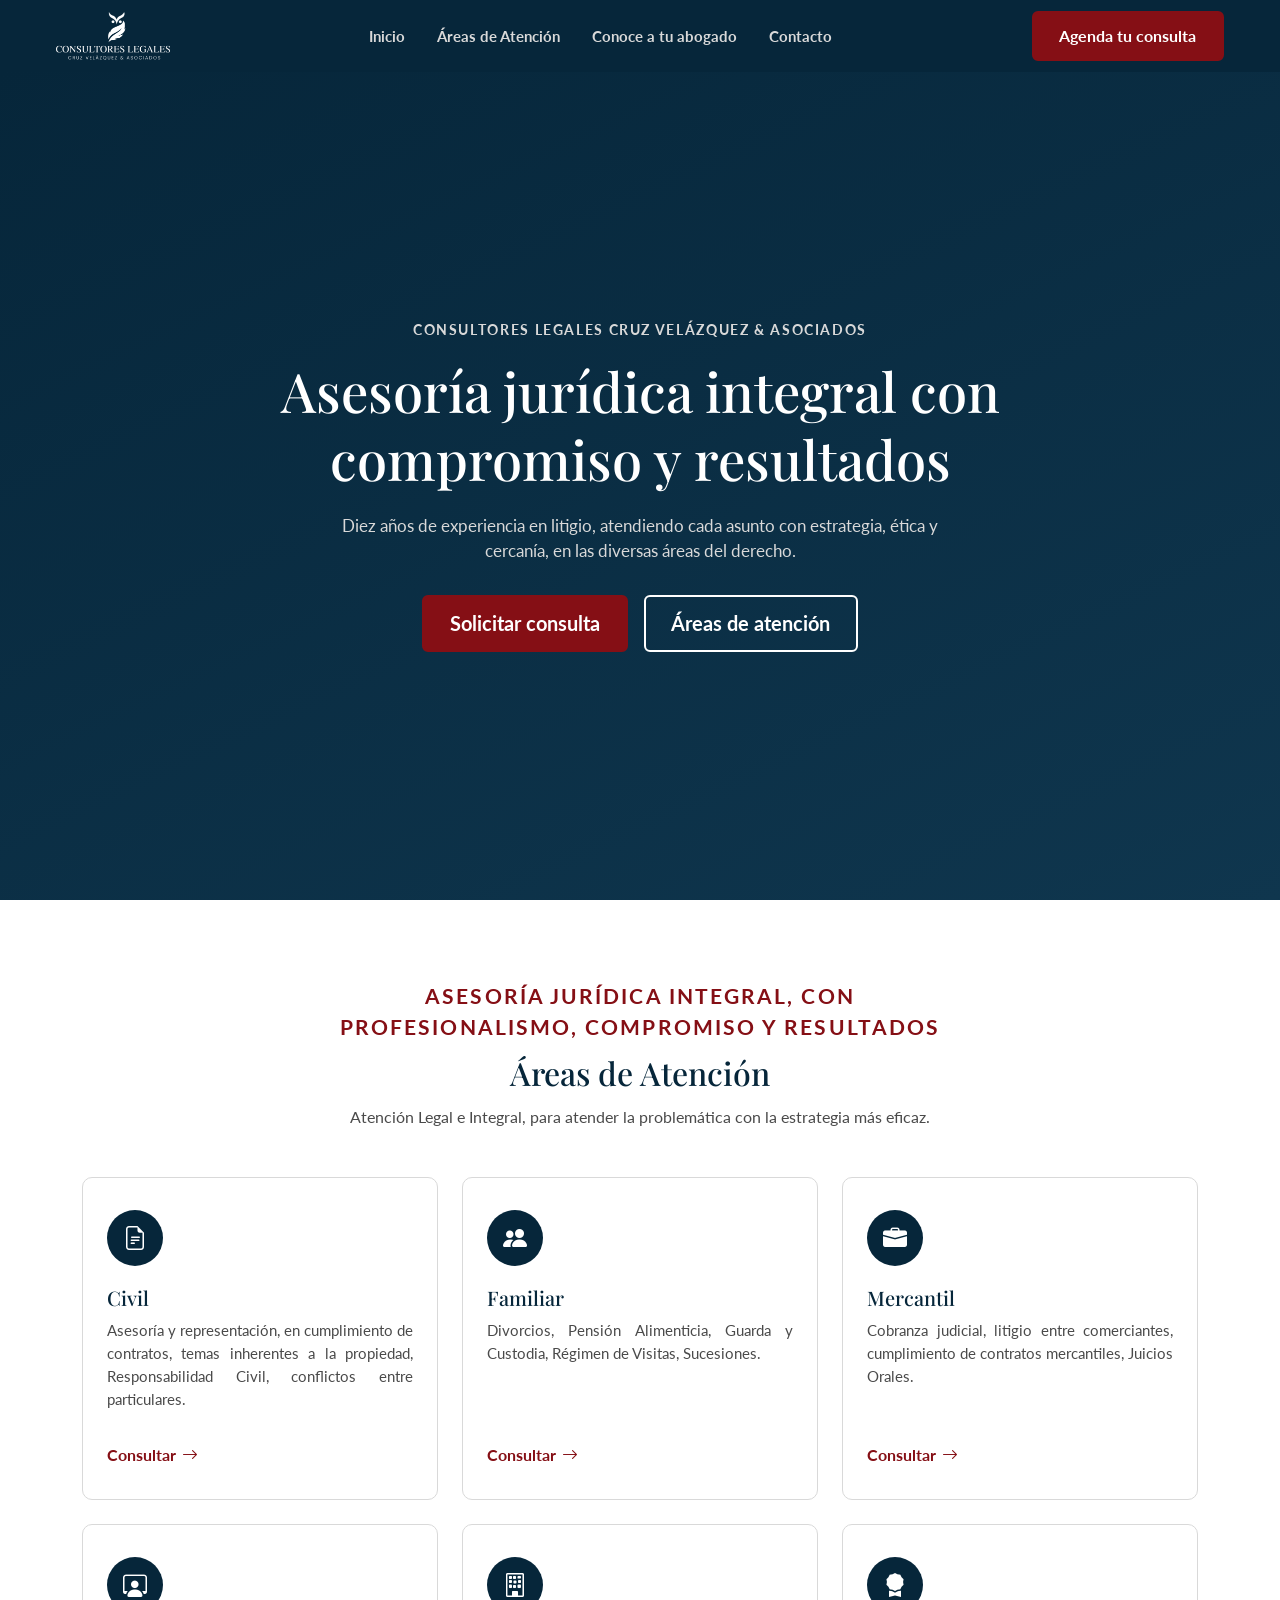
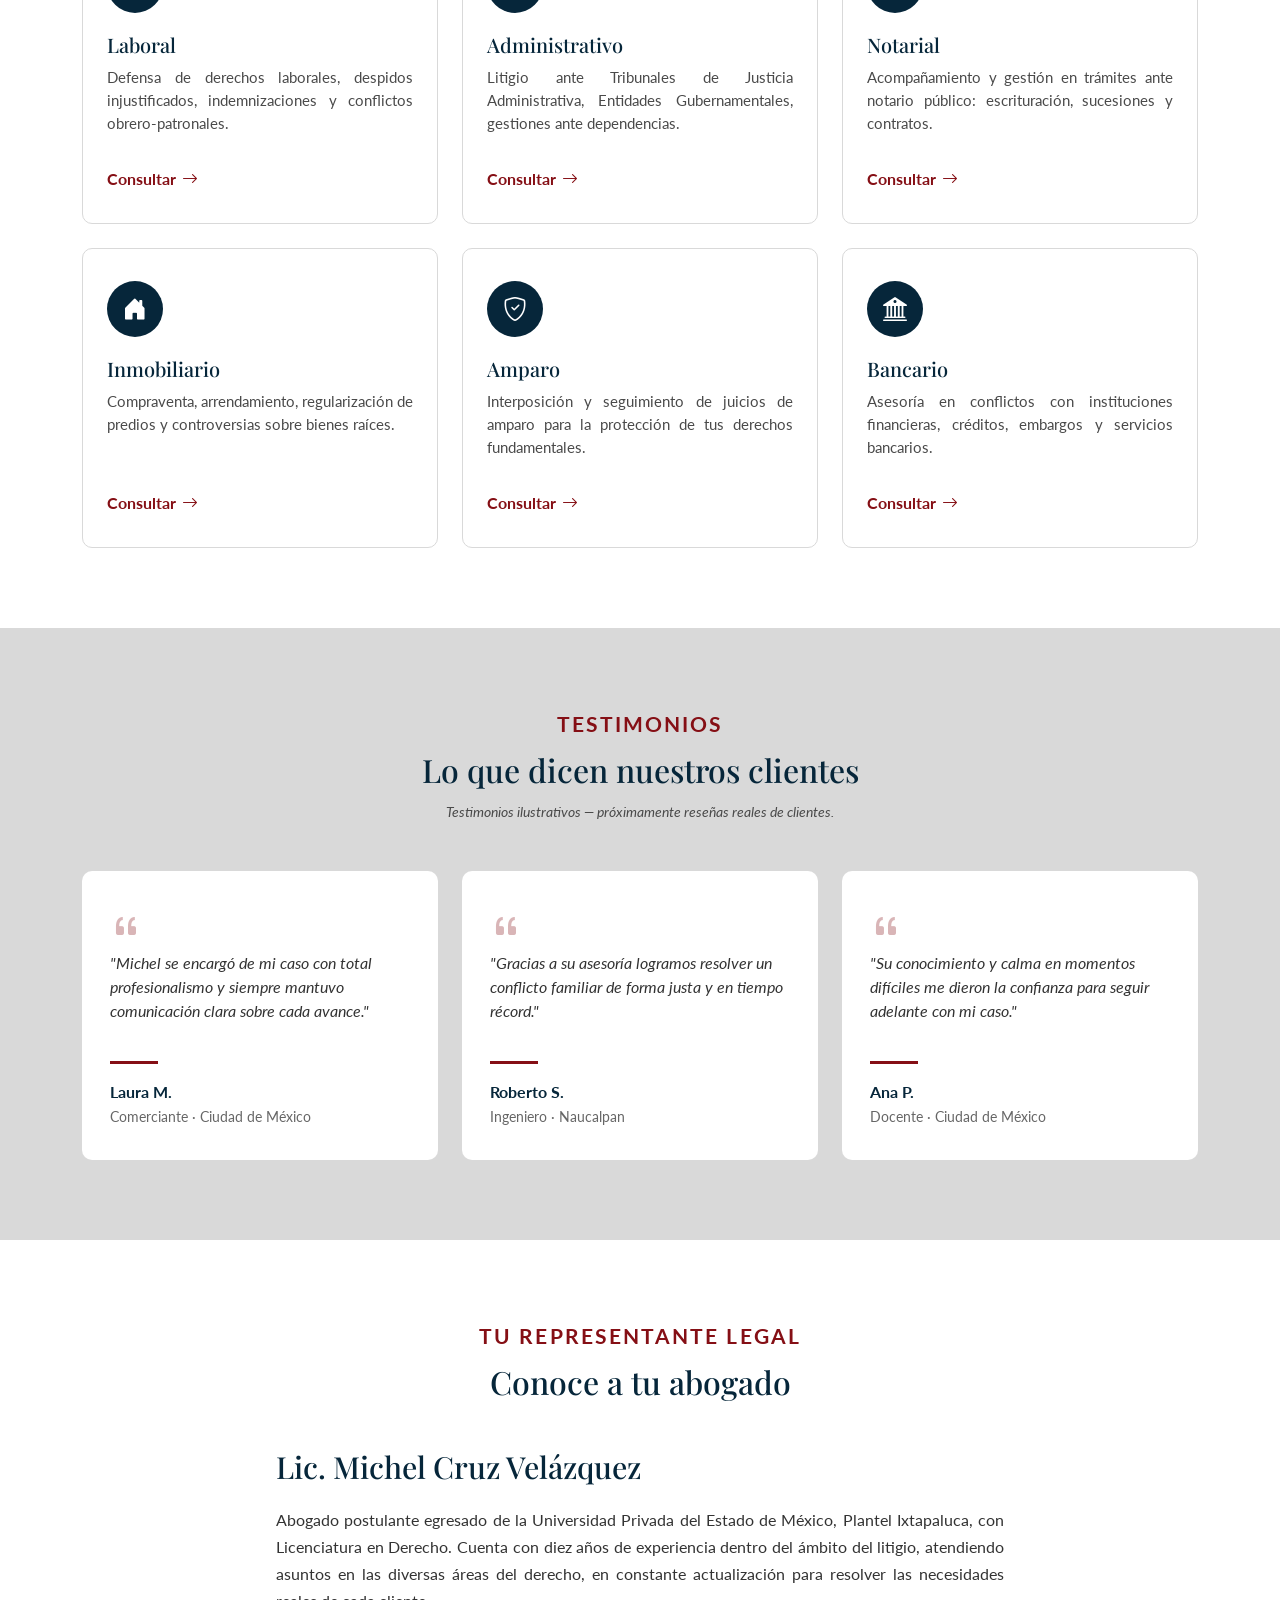
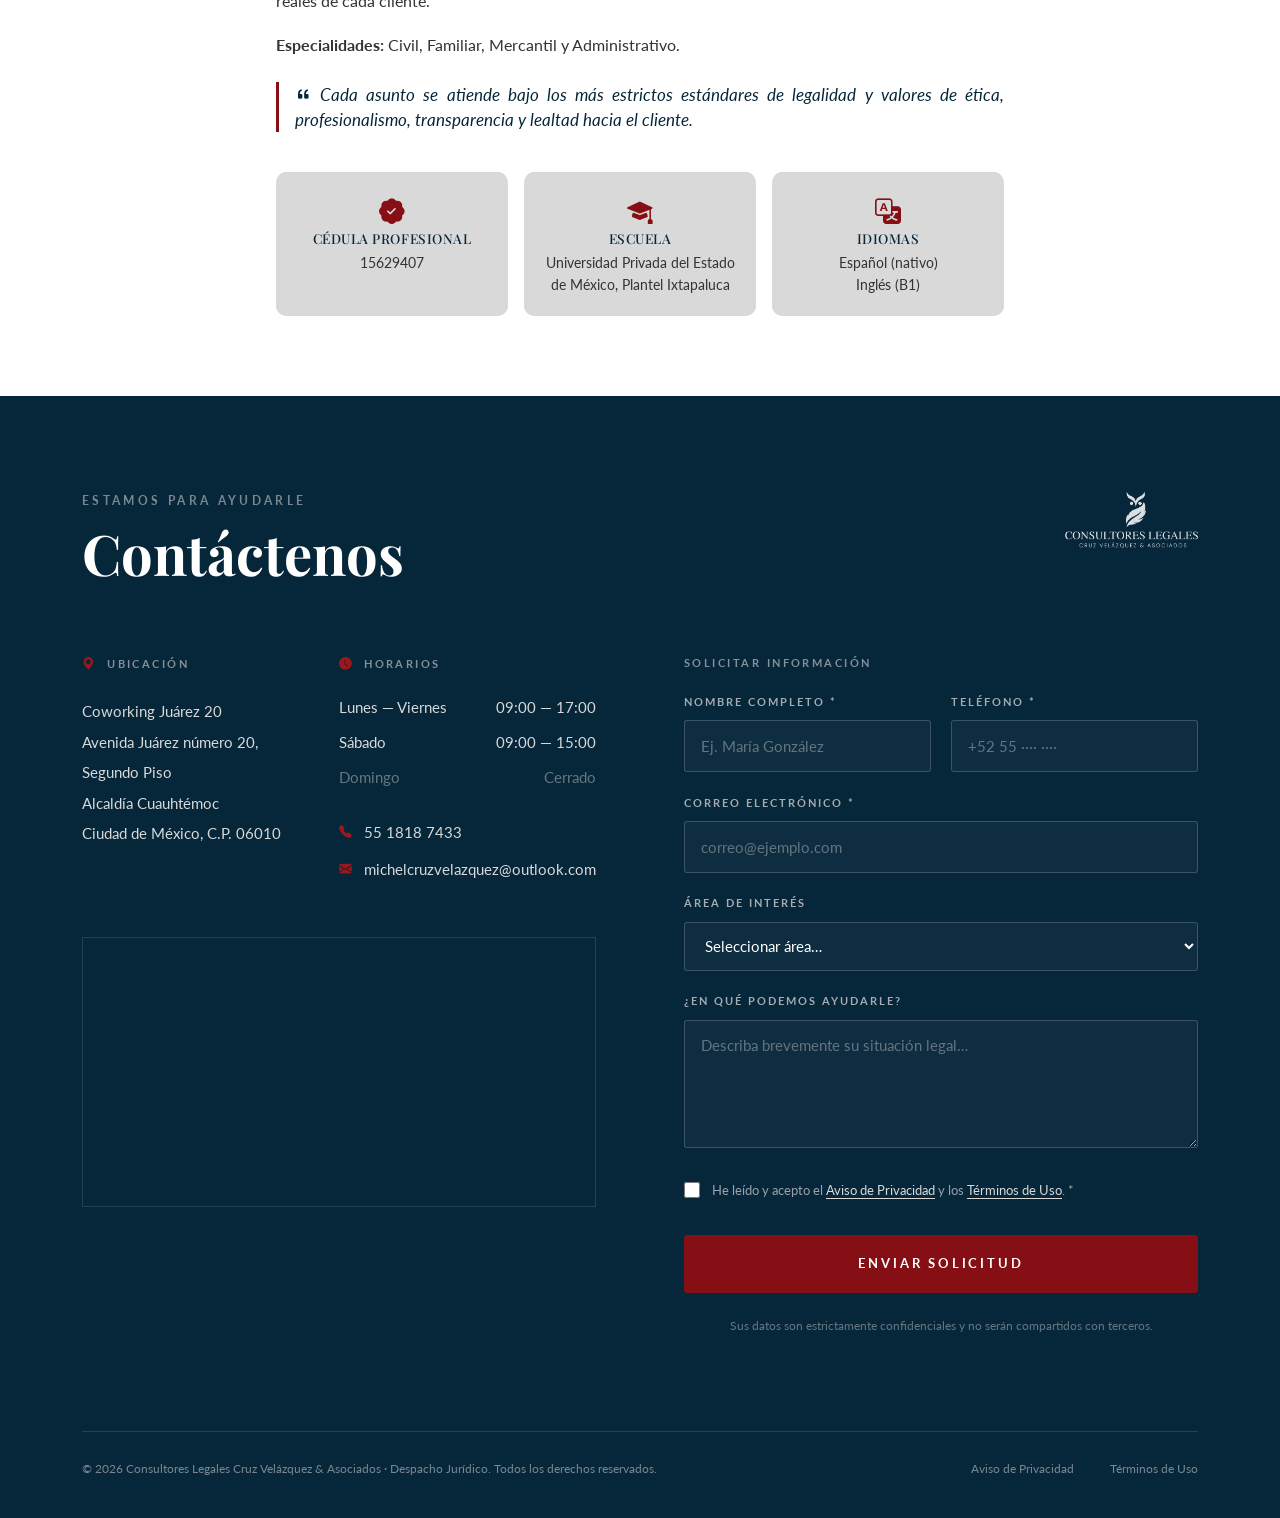
<file: index.html>
<!DOCTYPE html>
<html lang="es">

<head>
  <meta charset="UTF-8">
  <meta name="viewport" content="width=device-width, initial-scale=1.0">
  <title>Consultores Legales Cruz Velázquez &amp; Asociados | Michel Cruz Velázquez</title>
  <meta name="description"
    content="Asesoría jurídica integral y personalizada con el Lic. Michel Cruz Velázquez. Civil, Familiar, Mercantil, Laboral, Penal, Amparo y más. Ciudad de México.">
  <meta name="robots" content="index, follow">
  <meta name="theme-color" content="#06263A">

  <link rel="canonical" href="https://consultoreslegalesvelazquez.com/">

  <!-- Open Graph -->
  <meta property="og:type" content="website">
  <meta property="og:locale" content="es_MX">
  <meta property="og:title" content="Consultores Legales Cruz Velázquez & Asociados">
  <meta property="og:description"
    content="Asesoría jurídica integral y personalizada. Civil, Familiar, Mercantil, Laboral, Penal, Amparo y más. Ciudad de México.">
  <meta property="og:url" content="https://consultoreslegalesvelazquez.com/">
  <meta property="og:image" content="https://consultoreslegalesvelazquez.com/images/logotipo_consultores_legales.png">

  <!-- Twitter Card -->
  <meta name="twitter:card" content="summary">
  <meta name="twitter:title" content="Consultores Legales Cruz Velázquez & Asociados">
  <meta name="twitter:description"
    content="Asesoría jurídica integral y personalizada. Civil, Familiar, Mercantil, Laboral, Penal, Amparo y más. Ciudad de México.">
  <meta name="twitter:image" content="https://consultoreslegalesvelazquez.com/images/logotipo_consultores_legales.png">

  <link rel="icon" type="image/png" href="images/logotipo_consultores_legales.png">

  <!-- Google Fonts -->
  <link rel="preconnect" href="https://fonts.googleapis.com">
  <link rel="preconnect" href="https://fonts.gstatic.com" crossorigin>
  <link
    href="https://fonts.googleapis.com/css2?family=Lato:wght@400;700&family=Playfair+Display:wght@600;700&display=swap"
    rel="stylesheet">

  <!-- Bootstrap 5 -->
  <link href="https://cdn.jsdelivr.net/npm/bootstrap@5.3.3/dist/css/bootstrap.min.css" rel="stylesheet">
  <!-- Bootstrap Icons -->
  <link rel="stylesheet" href="https://cdn.jsdelivr.net/npm/bootstrap-icons@1.11.3/font/bootstrap-icons.css">

  <link rel="stylesheet" href="css/styles.css">

  <!-- Datos estructurados (schema.org) para SEO local -->
  <script type="application/ld+json">
{
  "@context": "https://schema.org",
  "@type": "LegalService",
  "name": "Consultores Legales Cruz Velázquez & Asociados",
  "url": "https://consultoreslegalesvelazquez.com/",
  "image": "https://consultoreslegalesvelazquez.com/images/logotipo_consultores_legales.png",
  "priceRange": "$$",
  "address": {
    "@type": "PostalAddress",
    "streetAddress": "Coworking Juárez 20, Avenida Juárez número 20, Segundo Piso",
    "addressLocality": "Ciudad de México",
    "addressRegion": "CDMX",
    "postalCode": "06010",
    "addressCountry": "MX"
  },
  "telephone": "+525518187433",
  "email": "michelcruzvelazquez@outlook.com",
  "openingHoursSpecification": {
    "@type": "OpeningHoursSpecification",
    "dayOfWeek": ["Monday", "Tuesday", "Wednesday", "Thursday", "Friday", "Saturday"],
    "opens": "09:00",
    "closes": "17:00"
  },
  "areaServed": "Ciudad de México",
  "knowsAbout": ["Civil", "Familiar", "Mercantil", "Laboral", "Administrativo", "Notarial", "Inmobiliario", "Penal", "Amparo", "Bancario"]
}
</script>
</head>

<body>

  <!-- ===================== NAVBAR ===================== -->
  <header class="site-navbar" id="siteNavbar">
    <nav class="navbar-inner">
      <a href="#inicio" class="navbar-brand-custom">
        <img src="images/logotipo_consultores_legales.png" alt="Consultores Legales Cruz Velázquez &amp; Asociados">
      </a>

      <ul class="navbar-links-desktop">
        <li><a href="#inicio">Inicio</a></li>
        <li><a href="#areas-atencion">Áreas de Atención</a></li>
        <li><a href="#abogado">Conoce a tu abogado</a></li>
        <li><a href="#contacto">Contacto</a></li>
      </ul>
      <a href="#contacto" class="btn btn-cta d-none d-lg-inline-flex">Agenda tu consulta</a>

      <button class="hamburger-btn d-lg-none" id="hamburgerBtn" aria-label="Abrir menú" aria-expanded="false"
        aria-controls="mobileMenu">
        <span></span>
        <span></span>
        <span></span>
      </button>
    </nav>
  </header>

  <!-- Menú móvil a pantalla completa -->
  <div class="mobile-menu" id="mobileMenu">
    <button class="mobile-menu-close" id="mobileMenuClose" aria-label="Cerrar menú">
      <i class="bi bi-x-lg"></i>
    </button>
    <ul class="mobile-menu-links">
      <li><a href="#inicio" class="mobile-link">Inicio</a></li>
      <li><a href="#areas-atencion" class="mobile-link">Áreas de Atención</a></li>
      <li><a href="#abogado" class="mobile-link">Conoce a tu abogado</a></li>
      <li><a href="#contacto" class="mobile-link">Contacto</a></li>
    </ul>
    <a href="#contacto" class="btn btn-cta mobile-cta">Agenda tu consulta</a>
  </div>

  <main>

    <!-- ===================== HERO ===================== -->
    <section class="hero" id="inicio">
      <div class="container">
        <div class="row justify-content-center text-center">
          <div class="col-12 col-lg-9">
            <p class="hero-eyebrow">Consultores Legales Cruz Velázquez &amp; Asociados</p>
            <h1 class="hero-title">Asesoría jurídica integral con compromiso y resultados</h1>
            <p class="hero-subtitle">
              Diez años de experiencia en litigio, atendiendo cada asunto con estrategia,
              ética y cercanía, en las diversas áreas del derecho.
            </p>
            <div class="hero-buttons">
              <a href="#contacto" class="btn btn-cta btn-lg">Solicitar consulta</a>
              <a href="#areas-atencion" class="btn btn-outline-hero btn-lg">Áreas de atención</a>
            </div>
          </div>
        </div>
      </div>
    </section>

    <!-- ===================== ÁREAS DE ATENCIÓN ===================== -->
    <section class="section-areas" id="areas-atencion">
      <div class="container">
        <div class="section-heading text-center">
          <span class="section-tag">Asesoría jurídica integral, con profesionalismo, compromiso y resultados</span>
          <h2>Áreas de Atención</h2>
          <p>Atención Legal e Integral, para atender la problemática con la estrategia más eficaz.</p>
        </div>

        <div class="row g-4">

          <div class="col-12 col-sm-6 col-lg-4">
            <div class="area-card">
              <div class="area-icon"><i class="bi bi-file-earmark-text"></i></div>
              <h3>Civil</h3>
              <p>Asesoría y representación, en cumplimiento de contratos, temas inherentes a la propiedad,
                Responsabilidad Civil, conflictos entre particulares.</p>
              <a href="#contacto" class="area-cta" data-area="Civil">Consultar <i class="bi bi-arrow-right"></i></a>
            </div>
          </div>

          <div class="col-12 col-sm-6 col-lg-4">
            <div class="area-card">
              <div class="area-icon"><i class="bi bi-people-fill"></i></div>
              <h3>Familiar</h3>
              <p>Divorcios, Pensión Alimenticia, Guarda y Custodia, Régimen de Visitas, Sucesiones.</p>
              <a href="#contacto" class="area-cta" data-area="Familiar">Consultar <i class="bi bi-arrow-right"></i></a>
            </div>
          </div>

          <div class="col-12 col-sm-6 col-lg-4">
            <div class="area-card">
              <div class="area-icon"><i class="bi bi-briefcase-fill"></i></div>
              <h3>Mercantil</h3>
              <p>Cobranza judicial, litigio entre comerciantes, cumplimiento de contratos mercantiles, Juicios
                Orales.</p>
              <a href="#contacto" class="area-cta" data-area="Mercantil">Consultar <i class="bi bi-arrow-right"></i></a>
            </div>
          </div>

          <div class="col-12 col-sm-6 col-lg-4">
            <div class="area-card">
              <div class="area-icon"><i class="bi bi-person-workspace"></i></div>
              <h3>Laboral</h3>
              <p>Defensa de derechos laborales, despidos injustificados, indemnizaciones y conflictos obrero-patronales.
              </p>
              <a href="#contacto" class="area-cta" data-area="Laboral">Consultar <i class="bi bi-arrow-right"></i></a>
            </div>
          </div>

          <div class="col-12 col-sm-6 col-lg-4">
            <div class="area-card">
              <div class="area-icon"><i class="bi bi-building"></i></div>
              <h3>Administrativo</h3>
              <p>Litigio ante Tribunales de Justicia Administrativa, Entidades Gubernamentales, gestiones ante
                dependencias.</p>
              <a href="#contacto" class="area-cta" data-area="Administrativo">Consultar <i
                  class="bi bi-arrow-right"></i></a>
            </div>
          </div>

          <div class="col-12 col-sm-6 col-lg-4">
            <div class="area-card">
              <div class="area-icon"><i class="bi bi-award-fill"></i></div>
              <h3>Notarial</h3>
              <p>Acompañamiento y gestión en trámites ante notario público: escrituración, sucesiones y contratos.</p>
              <a href="#contacto" class="area-cta" data-area="Notarial">Consultar <i class="bi bi-arrow-right"></i></a>
            </div>
          </div>

          <div class="col-12 col-sm-6 col-lg-4">
            <div class="area-card">
              <div class="area-icon"><i class="bi bi-house-door-fill"></i></div>
              <h3>Inmobiliario</h3>
              <p>Compraventa, arrendamiento, regularización de predios y controversias sobre bienes raíces.</p>
              <a href="#contacto" class="area-cta" data-area="Inmobiliario">Consultar <i
                  class="bi bi-arrow-right"></i></a>
            </div>
          </div>

          <div class="col-12 col-sm-6 col-lg-4">
            <div class="area-card">
              <div class="area-icon"><i class="bi bi-shield-check"></i></div>
              <h3>Amparo</h3>
              <p>Interposición y seguimiento de juicios de amparo para la protección de tus derechos fundamentales.</p>
              <a href="#contacto" class="area-cta" data-area="Amparo">Consultar <i class="bi bi-arrow-right"></i></a>
            </div>
          </div>

          <div class="col-12 col-sm-6 col-lg-4">
            <div class="area-card">
              <div class="area-icon"><i class="bi bi-bank2"></i></div>
              <h3>Bancario</h3>
              <p>Asesoría en conflictos con instituciones financieras, créditos, embargos y servicios bancarios.</p>
              <a href="#contacto" class="area-cta" data-area="Bancario">Consultar <i class="bi bi-arrow-right"></i></a>
            </div>
          </div>

        </div>
      </div>
    </section>

    <!-- ===================== TESTIMONIOS ===================== -->
    <section class="section-testimonios">
      <div class="container">
        <div class="section-heading text-center">
          <span class="section-tag">Testimonios</span>
          <h2>Lo que dicen nuestros clientes</h2>
          <p class="section-note">Testimonios ilustrativos — próximamente reseñas reales de clientes.</p>
        </div>

        <div class="row g-4">
          <div class="col-12 col-md-4">
            <div class="testimonio-card">
              <i class="bi bi-quote testimonio-quote-icon"></i>
              <p class="testimonio-texto">"Michel se encargó de mi caso con total profesionalismo y siempre mantuvo
                comunicación clara sobre cada avance."</p>
              <hr class="testimonio-divider">
              <p class="testimonio-nombre">Laura M.</p>
              <p class="testimonio-detalle">Comerciante · Ciudad de México</p>
            </div>
          </div>

          <div class="col-12 col-md-4">
            <div class="testimonio-card">
              <i class="bi bi-quote testimonio-quote-icon"></i>
              <p class="testimonio-texto">"Gracias a su asesoría logramos resolver un conflicto familiar de forma justa
                y en tiempo récord."</p>
              <hr class="testimonio-divider">
              <p class="testimonio-nombre">Roberto S.</p>
              <p class="testimonio-detalle">Ingeniero · Naucalpan</p>
            </div>
          </div>

          <div class="col-12 col-md-4">
            <div class="testimonio-card">
              <i class="bi bi-quote testimonio-quote-icon"></i>
              <p class="testimonio-texto">"Su conocimiento y calma en momentos difíciles me dieron la confianza para
                seguir adelante con mi caso."</p>
              <hr class="testimonio-divider">
              <p class="testimonio-nombre">Ana P.</p>
              <p class="testimonio-detalle">Docente · Ciudad de México</p>
            </div>
          </div>
        </div>
      </div>
    </section>

    <!-- ===================== CONOCE A TU ABOGADO ===================== -->
    <section class="section-abogado" id="abogado">
      <div class="container">
        <div class="section-heading text-center">
          <span class="section-tag">Tu representante legal</span>
          <h2>Conoce a tu abogado</h2>
        </div>

        <div class="row justify-content-center g-5">
          <div class="col-12 col-lg-8">
            <h3 class="abogado-nombre">Lic. Michel Cruz Velázquez</h3>
            <p class="abogado-parrafo">
              Abogado postulante egresado de la Universidad Privada del Estado de México,
              Plantel Ixtapaluca, con Licenciatura en Derecho. Cuenta con diez años de
              experiencia dentro del ámbito del litigio, atendiendo asuntos en las diversas
              áreas del derecho, en constante actualización para resolver las necesidades
              reales de cada cliente.
            </p>
            <p class="abogado-parrafo">
              <strong>Especialidades:</strong> Civil, Familiar, Mercantil y 
              Administrativo.
            </p>
            <p class="abogado-filosofia">
              <i class="bi bi-quote"></i>
              Cada asunto se atiende bajo los más estrictos estándares de legalidad y
              valores de ética, profesionalismo, transparencia y lealtad hacia el cliente.
            </p>

            <div class="row g-3 abogado-datos">
              <div class="col-12 col-sm-4">
                <div class="dato-card">
                  <i class="bi bi-patch-check-fill"></i>
                  <h4>Cédula Profesional</h4>
                  <p>15629407</p>
                </div>
              </div>
              <div class="col-12 col-sm-4">
                <div class="dato-card">
                  <i class="bi bi-mortarboard-fill"></i>
                  <h4>Escuela</h4>
                  <p>Universidad Privada del Estado de México, Plantel Ixtapaluca</p>
                </div>
              </div>
              <div class="col-12 col-sm-4">
                <div class="dato-card">
                  <i class="bi bi-translate"></i>
                  <h4>Idiomas</h4>
                  <p>Español (nativo)<br>Inglés (B1)</p>
                </div>
              </div>
            </div>
          </div>
        </div>
      </div>
    </section>

  </main>

  <!-- ===================== FOOTER / CONTACTO ===================== -->
  <footer class="section-contacto" id="contacto">
    <div class="container">

      <div class="contacto-header">
        <div>
          <p class="contacto-eyebrow">Estamos para ayudarle</p>
          <h2 class="contacto-titulo">Contáctenos</h2>
        </div>
        <img src="images/logotipo_consultores_legales.png" alt="Consultores Legales Cruz Velázquez &amp; Asociados"
          class="contacto-logo">
      </div>

      <div class="contacto-grid">

        <!-- Columna izquierda: datos + mapa -->
        <div class="contacto-info">
          <div class="contacto-info-cols">
            <div>
              <p class="contacto-label"><i class="bi bi-geo-alt-fill"></i> Ubicación</p>
              <p class="contacto-direccion">
                Coworking Juárez 20<br>
                Avenida Juárez número 20, Segundo Piso<br>
                Alcaldía Cuauhtémoc<br>
                Ciudad de México, C.P. 06010
              </p>
            </div>

            <div>
              <p class="contacto-label"><i class="bi bi-clock-fill"></i> Horarios</p>
              <div class="horario-fila"><span>Lunes — Viernes</span><span>09:00 — 17:00</span></div>
              <div class="horario-fila"><span>Sábado</span><span>09:00 — 15:00</span></div>
              <div class="horario-fila horario-cerrado"><span>Domingo</span><span>Cerrado</span></div>

              <div class="contacto-links">
                <a href="tel:+525518187433"><i class="bi bi-telephone-fill"></i> 55 1818 7433</a>
                <a href="mailto:michelcruzvelazquez@outlook.com"><i class="bi bi-envelope-fill"></i>
                  michelcruzvelazquez@outlook.com</a>
              </div>
            </div>
          </div>

          <div class="mapa-wrap">
            <iframe title="Ubicación del despacho"
              src="https://www.google.com/maps?q=Coworking+Ju%C3%A1rez+20,+Avenida+Ju%C3%A1rez+20,+Cuauht%C3%A9moc,+Ciudad+de+M%C3%A9xico&amp;output=embed"
              width="100%" height="268" style="border:0;" allowfullscreen="" loading="lazy"
              referrerpolicy="no-referrer-when-downgrade"></iframe>
          </div>
        </div>

        <!-- Columna derecha: formulario -->
        <div class="contacto-form-col">
          <p class="contacto-label">Solicitar información</p>

          <form id="contactoForm" class="contacto-form" novalidate>
            <div class="campo">
              <label for="nombre">Nombre completo *</label>
              <input type="text" id="nombre" name="nombre" placeholder="Ej. María González" minlength="3"
                pattern="[A-Za-zÀ-ÖØ-öø-ÿ\s]{3,}" title="Ingresa un nombre válido de al menos 3 letras" required>
            </div>

            <div class="campo">
              <label for="telefono">Teléfono *</label>
              <input type="tel" id="telefono" name="telefono" placeholder="+52 55 ···· ····" inputmode="numeric"
                pattern="[0-9]{10}" maxlength="10" title="Ingresa un teléfono a 10 dígitos, solo números" required>
            </div>

            <div class="campo campo-full">
              <label for="correo">Correo electrónico *</label>
              <input type="email" id="correo" name="correo" placeholder="correo@ejemplo.com" required>
            </div>

            <div class="campo campo-full">
              <label for="area">Área de interés</label>
              <select id="area" name="area">
                <option value="" selected>Seleccionar área…</option>
                <option value="Civil">Civil</option>
                <option value="Familiar">Familiar</option>
                <option value="Mercantil">Mercantil</option>
                <option value="Laboral">Laboral</option>
                <option value="Administrativo">Administrativo</option>
                <option value="Notarial">Notarial</option>
                <option value="Inmobiliario">Inmobiliario</option>
                <option value="Penal">Penal</option>
                <option value="Amparo">Amparo</option>
                <option value="Bancario">Bancario</option>
                <option value="Otro">Otro</option>
              </select>
            </div>

            <div class="campo campo-full">
              <label for="descripcion">¿En qué podemos ayudarle?</label>
              <textarea id="descripcion" name="descripcion" rows="4"
                placeholder="Describa brevemente su situación legal…" required></textarea>
            </div>

            <div class="campo-full campo-privacidad">
              <input type="checkbox" id="privacidad" name="privacidad" required>
              <label for="privacidad">
                He leído y acepto el <a href="html/aviso-de-privacidad.html" target="_blank" rel="noopener">Aviso de
                  Privacidad</a>
                y los <a href="html/terminos-de-uso.html" target="_blank" rel="noopener">Términos de Uso</a>. *
              </label>
            </div>

            <div class="campo-full">
              <button type="submit" class="btn-enviar">Enviar solicitud</button>
            </div>
          </form>

          <p class="contacto-nota">Sus datos son estrictamente confidenciales y no serán compartidos con terceros.</p>
        </div>

      </div>

      <div class="footer-bottom">
        <p>&copy; <span id="footerYear"></span> Consultores Legales Cruz Velázquez &amp; Asociados · Despacho Jurídico.
          Todos los derechos reservados.</p>
        <div class="footer-legales">
          <a href="html/aviso-de-privacidad.html">Aviso de Privacidad</a>
          <a href="html/terminos-de-uso.html">Términos de Uso</a>
        </div>
      </div>

    </div>
  </footer>

  <!-- Bootstrap Bundle JS -->
  <script src="https://cdn.jsdelivr.net/npm/bootstrap@5.3.3/dist/js/bootstrap.bundle.min.js"></script>
  <script src="js/main.js"></script>
</body>

</html>
</file>
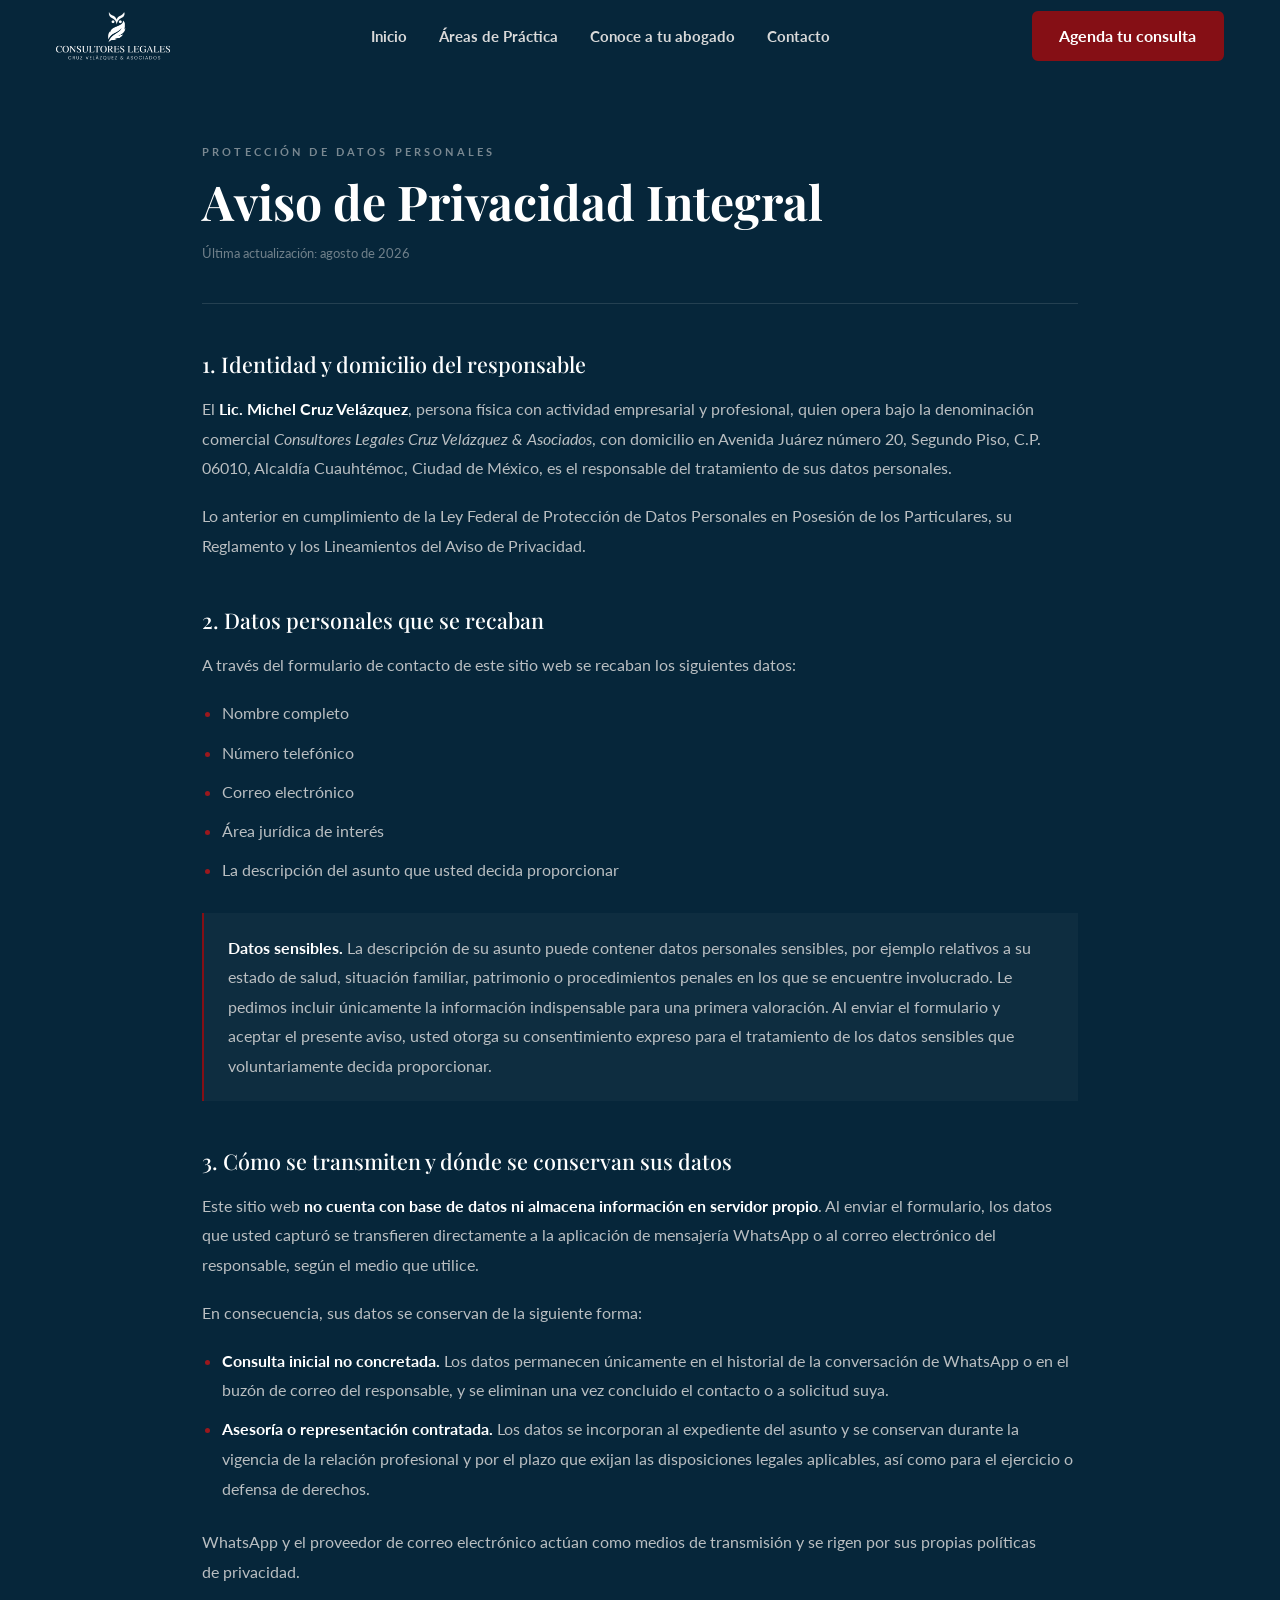
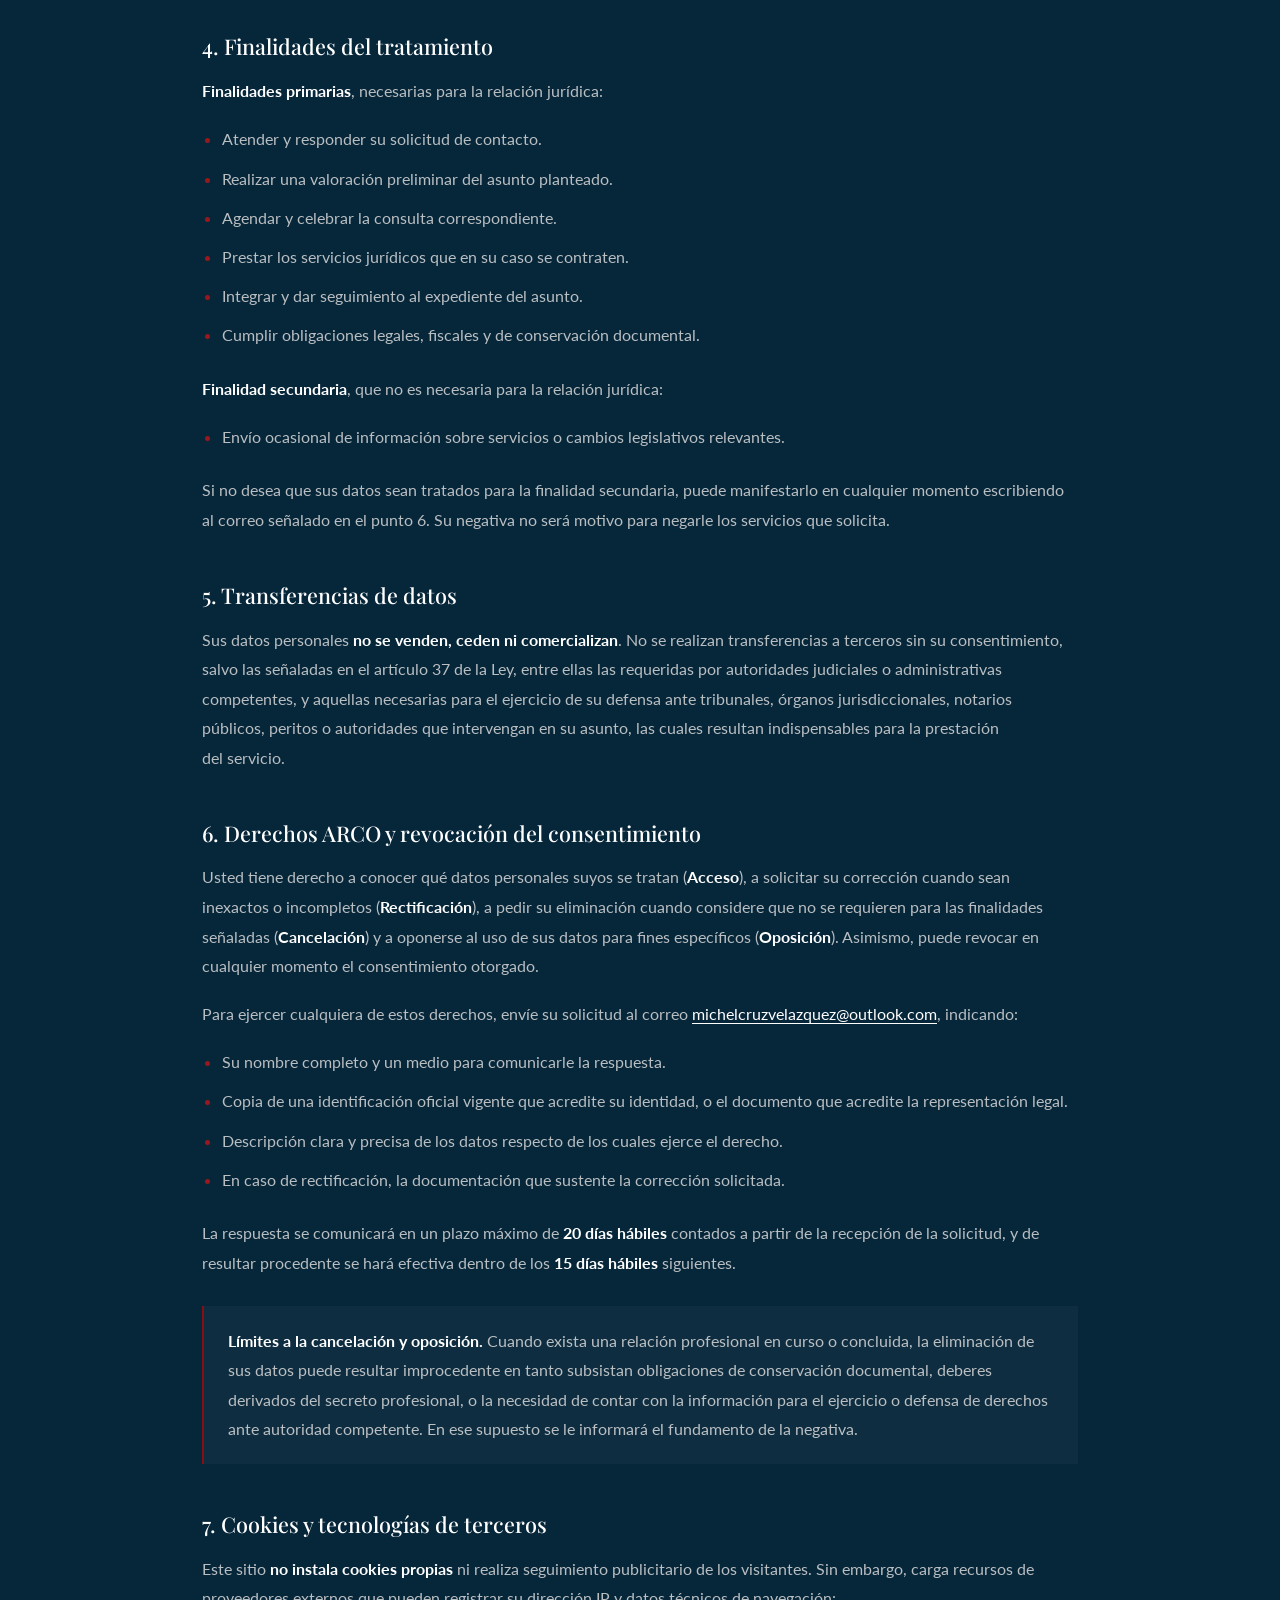
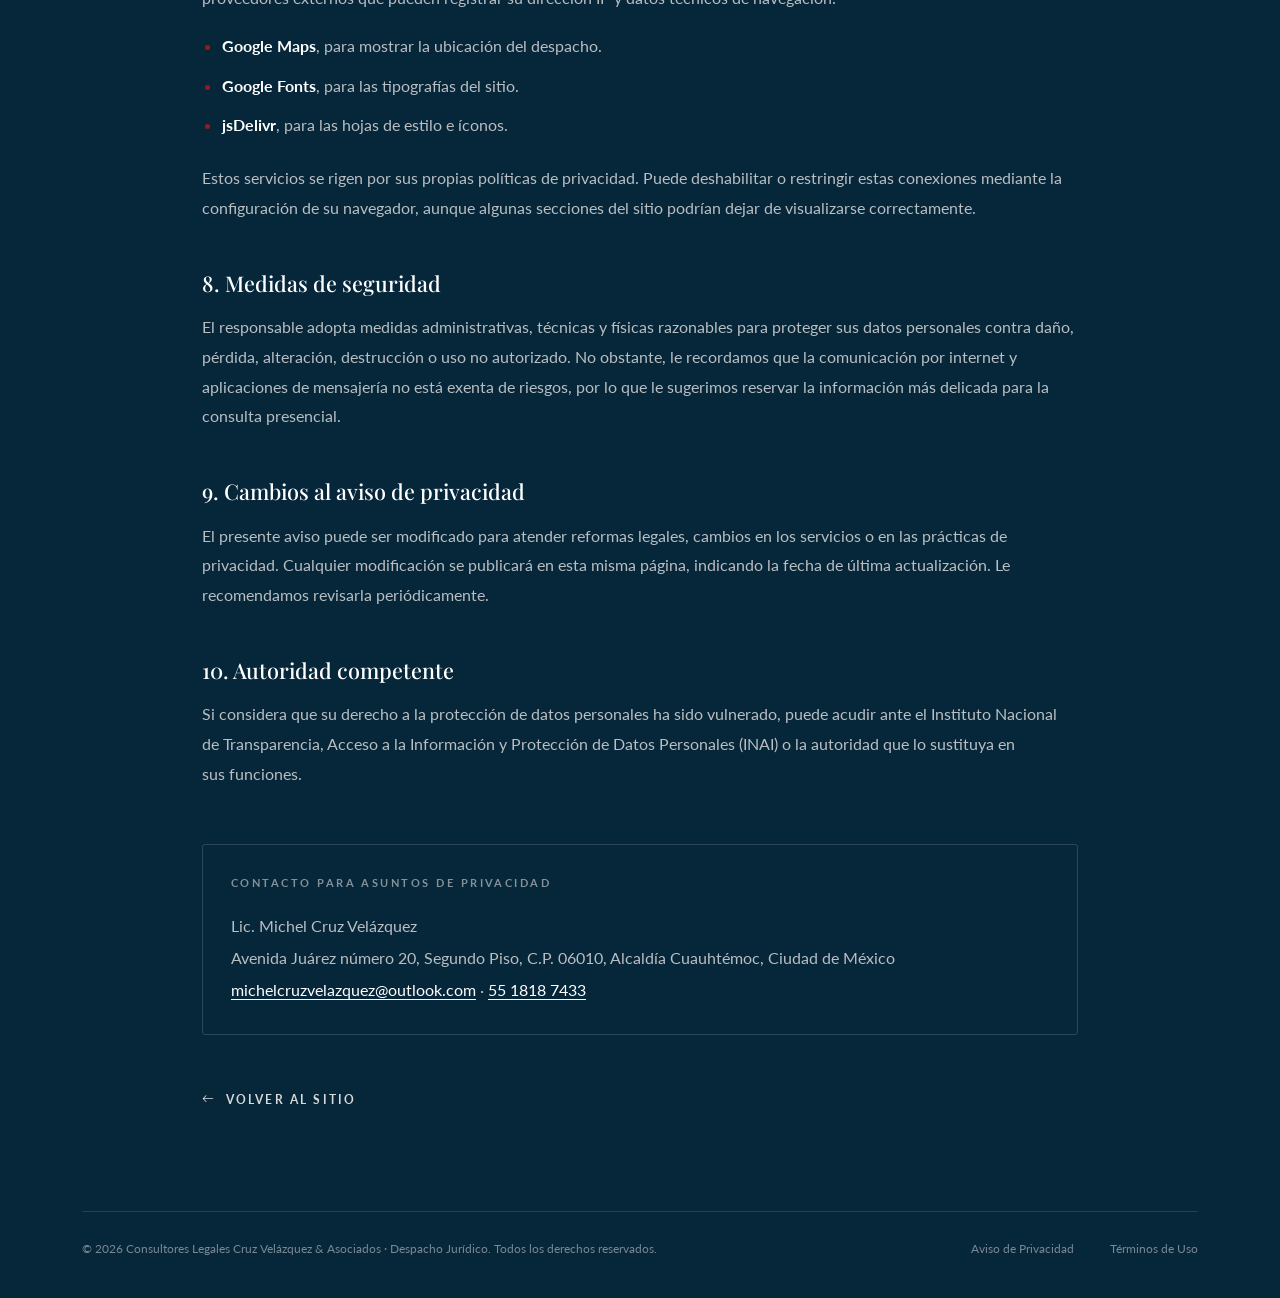
<file: html/aviso-de-privacidad.html>
<!DOCTYPE html>
<html lang="es">
<head>
<meta charset="UTF-8">
<meta name="viewport" content="width=device-width, initial-scale=1.0">
<title>Aviso de Privacidad | Consultores Legales Cruz Velázquez &amp; Asociados</title>
<meta name="description" content="Aviso de Privacidad Integral de Consultores Legales Cruz Velázquez &amp; Asociados, conforme a la Ley Federal de Protección de Datos Personales en Posesión de los Particulares.">
<meta name="robots" content="index, follow">
<meta name="theme-color" content="#06263A">

<link rel="icon" type="image/png" href="../images/logotipo_consultores_legales.png">

<link rel="preconnect" href="https://fonts.googleapis.com">
<link rel="preconnect" href="https://fonts.gstatic.com" crossorigin>
<link href="https://fonts.googleapis.com/css2?family=Lato:wght@400;700&family=Playfair+Display:wght@600;700&display=swap" rel="stylesheet">
<link href="https://cdn.jsdelivr.net/npm/bootstrap@5.3.3/dist/css/bootstrap.min.css" rel="stylesheet">
<link rel="stylesheet" href="https://cdn.jsdelivr.net/npm/bootstrap-icons@1.11.3/font/bootstrap-icons.css">
<link rel="stylesheet" href="../css/legal.css">
<link rel="stylesheet" href="../css/styles.css">
</head>
<body>

<header class="site-navbar" id="siteNavbar">
  <nav class="navbar-inner">
    <a href="../index.html#inicio" class="navbar-brand-custom">
      <img src="../images/logotipo_consultores_legales.png" alt="Consultores Legales Cruz Velázquez &amp; Asociados">
    </a>
    <ul class="navbar-links-desktop">
      <li><a href="../index.html#inicio">Inicio</a></li>
      <li><a href="../index.html#areas-practica">Áreas de Práctica</a></li>
      <li><a href="../index.html#abogado">Conoce a tu abogado</a></li>
      <li><a href="../index.html#contacto">Contacto</a></li>
    </ul>
    <a href="../index.html#contacto" class="btn btn-cta d-none d-lg-inline-flex">Agenda tu consulta</a>
  </nav>
</header>

<main class="legal-page">
  <div class="container">

    <div class="legal-header">
      <p class="legal-eyebrow">Protección de datos personales</p>
      <h1 class="legal-titulo">Aviso de Privacidad Integral</h1>
      <p class="legal-fecha">Última actualización: agosto de 2026</p>
    </div>

    <div class="legal-contenido">

      <h2>1. Identidad y domicilio del responsable</h2>
      <p>
        El <strong>Lic. Michel Cruz Velázquez</strong>, persona física con actividad
        empresarial y profesional, quien opera bajo la denominación comercial
        <em>Consultores Legales Cruz Velázquez &amp; Asociados</em>, con domicilio en
        Avenida Juárez número 20, Segundo Piso, C.P. 06010, Alcaldía Cuauhtémoc,
        Ciudad de México, es el responsable del tratamiento de sus datos personales.
      </p>
      <p>
        Lo anterior en cumplimiento de la Ley Federal de Protección de Datos Personales
        en Posesión de los Particulares, su Reglamento y los Lineamientos del Aviso de
        Privacidad.
      </p>

      <h2>2. Datos personales que se recaban</h2>
      <p>A través del formulario de contacto de este sitio web se recaban los siguientes datos:</p>
      <ul>
        <li>Nombre completo</li>
        <li>Número telefónico</li>
        <li>Correo electrónico</li>
        <li>Área jurídica de interés</li>
        <li>La descripción del asunto que usted decida proporcionar</li>
      </ul>
      <p class="legal-nota">
        <strong>Datos sensibles.</strong> La descripción de su asunto puede contener
        datos personales sensibles, por ejemplo relativos a su estado de salud, situación
        familiar, patrimonio o procedimientos penales en los que se encuentre involucrado.
        Le pedimos incluir únicamente la información indispensable para una primera
        valoración. Al enviar el formulario y aceptar el presente aviso, usted otorga su
        consentimiento expreso para el tratamiento de los datos sensibles que
        voluntariamente decida proporcionar.
      </p>

      <h2>3. Cómo se transmiten y dónde se conservan sus datos</h2>
      <p>
        Este sitio web <strong>no cuenta con base de datos ni almacena información en
        servidor propio</strong>. Al enviar el formulario, los datos que usted capturó se
        transfieren directamente a la aplicación de mensajería WhatsApp o al correo
        electrónico del responsable, según el medio que utilice.
      </p>
      <p>En consecuencia, sus datos se conservan de la siguiente forma:</p>
      <ul>
        <li>
          <strong>Consulta inicial no concretada.</strong> Los datos permanecen únicamente
          en el historial de la conversación de WhatsApp o en el buzón de correo del
          responsable, y se eliminan una vez concluido el contacto o a solicitud suya.
        </li>
        <li>
          <strong>Asesoría o representación contratada.</strong> Los datos se incorporan al
          expediente del asunto y se conservan durante la vigencia de la relación
          profesional y por el plazo que exijan las disposiciones legales aplicables,
          así como para el ejercicio o defensa de derechos.
        </li>
      </ul>
      <p>
        WhatsApp y el proveedor de correo electrónico actúan como medios de transmisión y
        se rigen por sus propias políticas de privacidad.
      </p>

      <h2>4. Finalidades del tratamiento</h2>
      <p><strong>Finalidades primarias</strong>, necesarias para la relación jurídica:</p>
      <ul>
        <li>Atender y responder su solicitud de contacto.</li>
        <li>Realizar una valoración preliminar del asunto planteado.</li>
        <li>Agendar y celebrar la consulta correspondiente.</li>
        <li>Prestar los servicios jurídicos que en su caso se contraten.</li>
        <li>Integrar y dar seguimiento al expediente del asunto.</li>
        <li>Cumplir obligaciones legales, fiscales y de conservación documental.</li>
      </ul>
      <p><strong>Finalidad secundaria</strong>, que no es necesaria para la relación jurídica:</p>
      <ul>
        <li>Envío ocasional de información sobre servicios o cambios legislativos relevantes.</li>
      </ul>
      <p>
        Si no desea que sus datos sean tratados para la finalidad secundaria, puede
        manifestarlo en cualquier momento escribiendo al correo señalado en el punto 6.
        Su negativa no será motivo para negarle los servicios que solicita.
      </p>

      <h2>5. Transferencias de datos</h2>
      <p>
        Sus datos personales <strong>no se venden, ceden ni comercializan</strong>. No se
        realizan transferencias a terceros sin su consentimiento, salvo las señaladas en el
        artículo 37 de la Ley, entre ellas las requeridas por autoridades judiciales o
        administrativas competentes, y aquellas necesarias para el ejercicio de su defensa
        ante tribunales, órganos jurisdiccionales, notarios públicos, peritos o autoridades
        que intervengan en su asunto, las cuales resultan indispensables para la prestación
        del servicio.
      </p>

      <h2>6. Derechos ARCO y revocación del consentimiento</h2>
      <p>
        Usted tiene derecho a conocer qué datos personales suyos se tratan
        (<strong>Acceso</strong>), a solicitar su corrección cuando sean inexactos o
        incompletos (<strong>Rectificación</strong>), a pedir su eliminación cuando considere
        que no se requieren para las finalidades señaladas
        (<strong>Cancelación</strong>) y a oponerse al uso de sus datos para fines
        específicos (<strong>Oposición</strong>). Asimismo, puede revocar en cualquier
        momento el consentimiento otorgado.
      </p>
      <p>
        Para ejercer cualquiera de estos derechos, envíe su solicitud al correo
        <a href="mailto:michelcruzvelazquez@outlook.com">michelcruzvelazquez@outlook.com</a>,
        indicando:
      </p>
      <ul>
        <li>Su nombre completo y un medio para comunicarle la respuesta.</li>
        <li>Copia de una identificación oficial vigente que acredite su identidad, o el documento que acredite la representación legal.</li>
        <li>Descripción clara y precisa de los datos respecto de los cuales ejerce el derecho.</li>
        <li>En caso de rectificación, la documentación que sustente la corrección solicitada.</li>
      </ul>
      <p>
        La respuesta se comunicará en un plazo máximo de <strong>20 días hábiles</strong>
        contados a partir de la recepción de la solicitud, y de resultar procedente se hará
        efectiva dentro de los <strong>15 días hábiles</strong> siguientes.
      </p>
      <p class="legal-nota">
        <strong>Límites a la cancelación y oposición.</strong> Cuando exista una relación
        profesional en curso o concluida, la eliminación de sus datos puede resultar
        improcedente en tanto subsistan obligaciones de conservación documental, deberes
        derivados del secreto profesional, o la necesidad de contar con la información para
        el ejercicio o defensa de derechos ante autoridad competente. En ese supuesto se le
        informará el fundamento de la negativa.
      </p>

      <h2>7. Cookies y tecnologías de terceros</h2>
      <p>
        Este sitio <strong>no instala cookies propias</strong> ni realiza seguimiento
        publicitario de los visitantes. Sin embargo, carga recursos de proveedores externos
        que pueden registrar su dirección IP y datos técnicos de navegación:
      </p>
      <ul>
        <li><strong>Google Maps</strong>, para mostrar la ubicación del despacho.</li>
        <li><strong>Google Fonts</strong>, para las tipografías del sitio.</li>
        <li><strong>jsDelivr</strong>, para las hojas de estilo e íconos.</li>
      </ul>
      <p>
        Estos servicios se rigen por sus propias políticas de privacidad. Puede deshabilitar
        o restringir estas conexiones mediante la configuración de su navegador, aunque
        algunas secciones del sitio podrían dejar de visualizarse correctamente.
      </p>

      <h2>8. Medidas de seguridad</h2>
      <p>
        El responsable adopta medidas administrativas, técnicas y físicas razonables para
        proteger sus datos personales contra daño, pérdida, alteración, destrucción o uso
        no autorizado. No obstante, le recordamos que la comunicación por internet y
        aplicaciones de mensajería no está exenta de riesgos, por lo que le sugerimos
        reservar la información más delicada para la consulta presencial.
      </p>

      <h2>9. Cambios al aviso de privacidad</h2>
      <p>
        El presente aviso puede ser modificado para atender reformas legales, cambios en los
        servicios o en las prácticas de privacidad. Cualquier modificación se publicará en
        esta misma página, indicando la fecha de última actualización. Le recomendamos
        revisarla periódicamente.
      </p>

      <h2>10. Autoridad competente</h2>
      <p>
        Si considera que su derecho a la protección de datos personales ha sido vulnerado,
        puede acudir ante el Instituto Nacional de Transparencia, Acceso a la Información y
        Protección de Datos Personales (INAI) o la autoridad que lo sustituya en sus
        funciones.
      </p>

      <div class="legal-contacto-box">
        <p class="legal-label">Contacto para asuntos de privacidad</p>
        <p>
          Lic. Michel Cruz Velázquez<br>
          Avenida Juárez número 20, Segundo Piso, C.P. 06010, Alcaldía Cuauhtémoc, Ciudad de México<br>
          <a href="mailto:michelcruzvelazquez@outlook.com">michelcruzvelazquez@outlook.com</a> ·
          <a href="tel:+525518187433">55 1818 7433</a>
        </p>
      </div>

      <p class="legal-volver"><a href="../index.html#contacto"><i class="bi bi-arrow-left"></i> Volver al sitio</a></p>

    </div>
  </div>
</main>

<footer class="legal-footer">
  <div class="container">
    <div class="footer-bottom">
      <p>&copy; <span id="footerYear"></span> Consultores Legales Cruz Velázquez &amp; Asociados · Despacho Jurídico. Todos los derechos reservados.</p>
      <div class="footer-legales">
        <a href="aviso-de-privacidad.html">Aviso de Privacidad</a>
        <a href="terminos-de-uso.html">Términos de Uso</a>
      </div>
    </div>
  </div>
</footer>

<script>
  document.getElementById('footerYear').textContent = new Date().getFullYear();
</script>
</body>
</html>
</file>
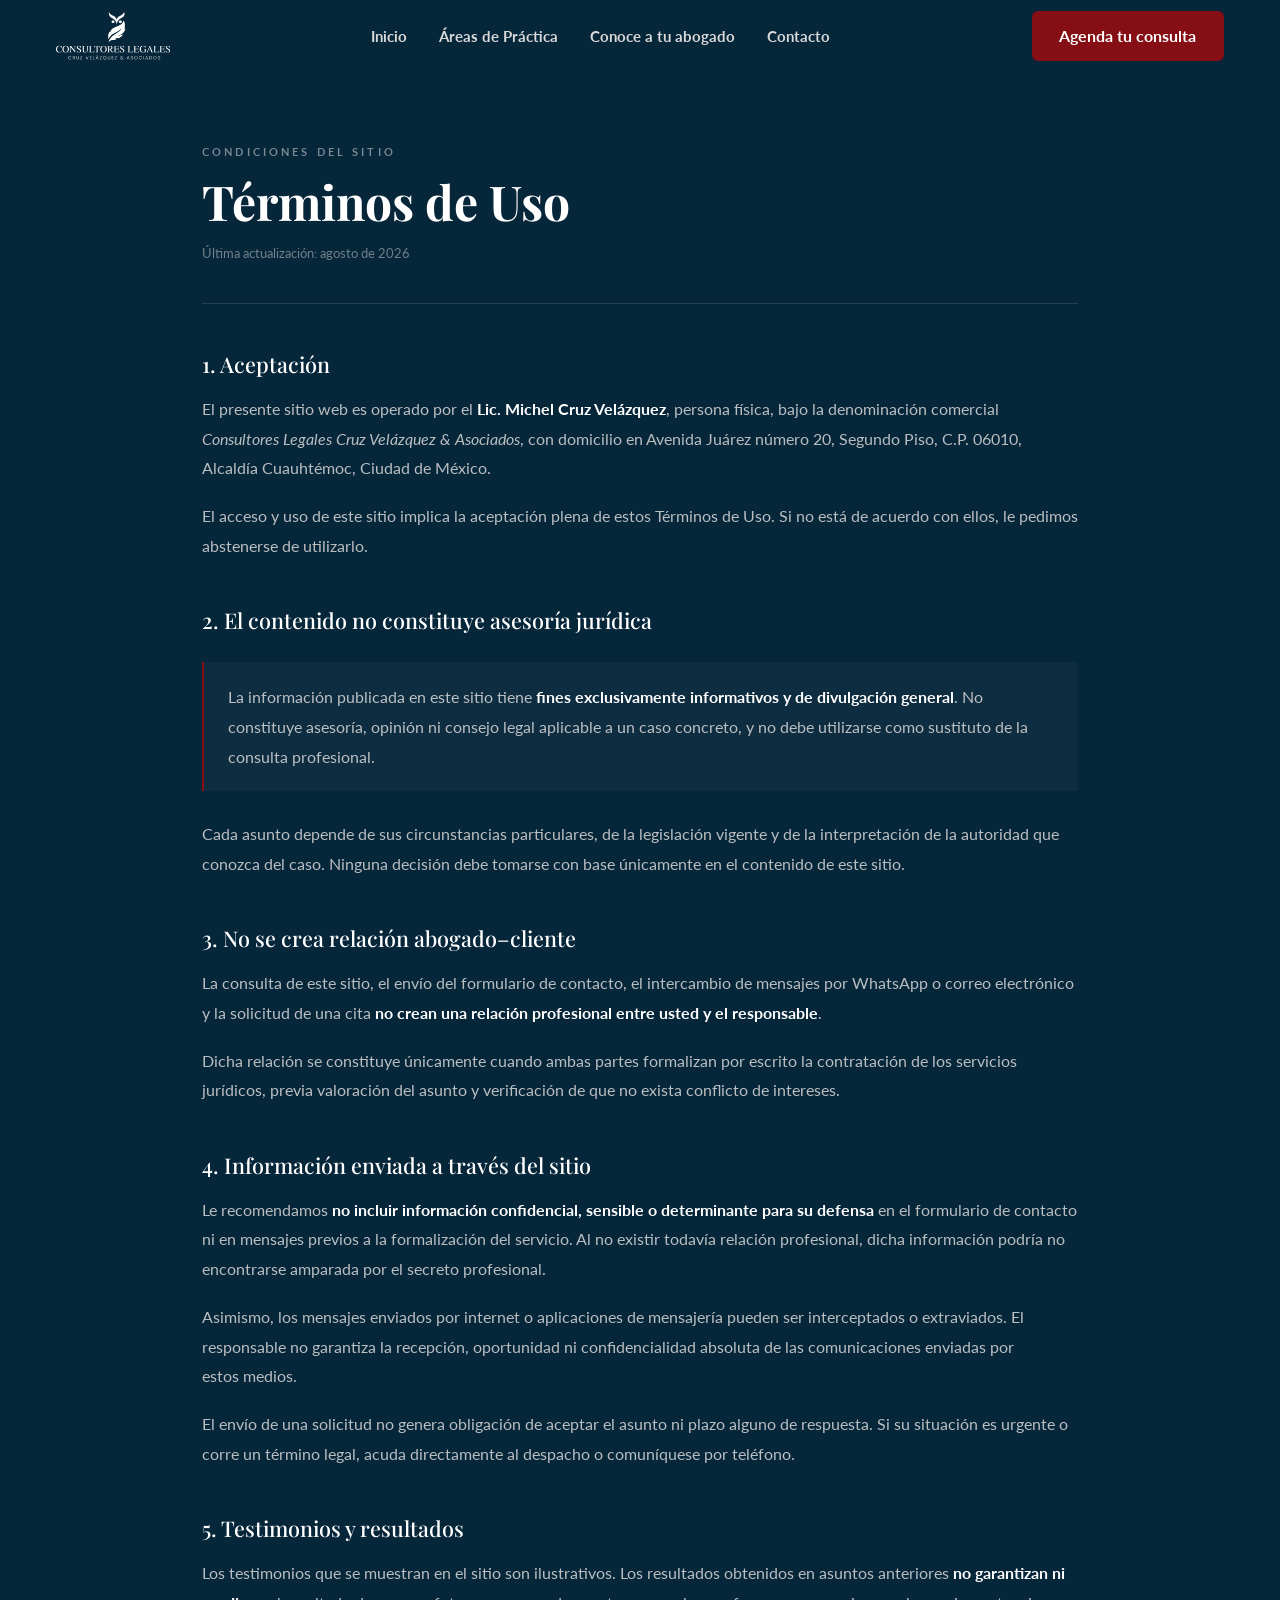
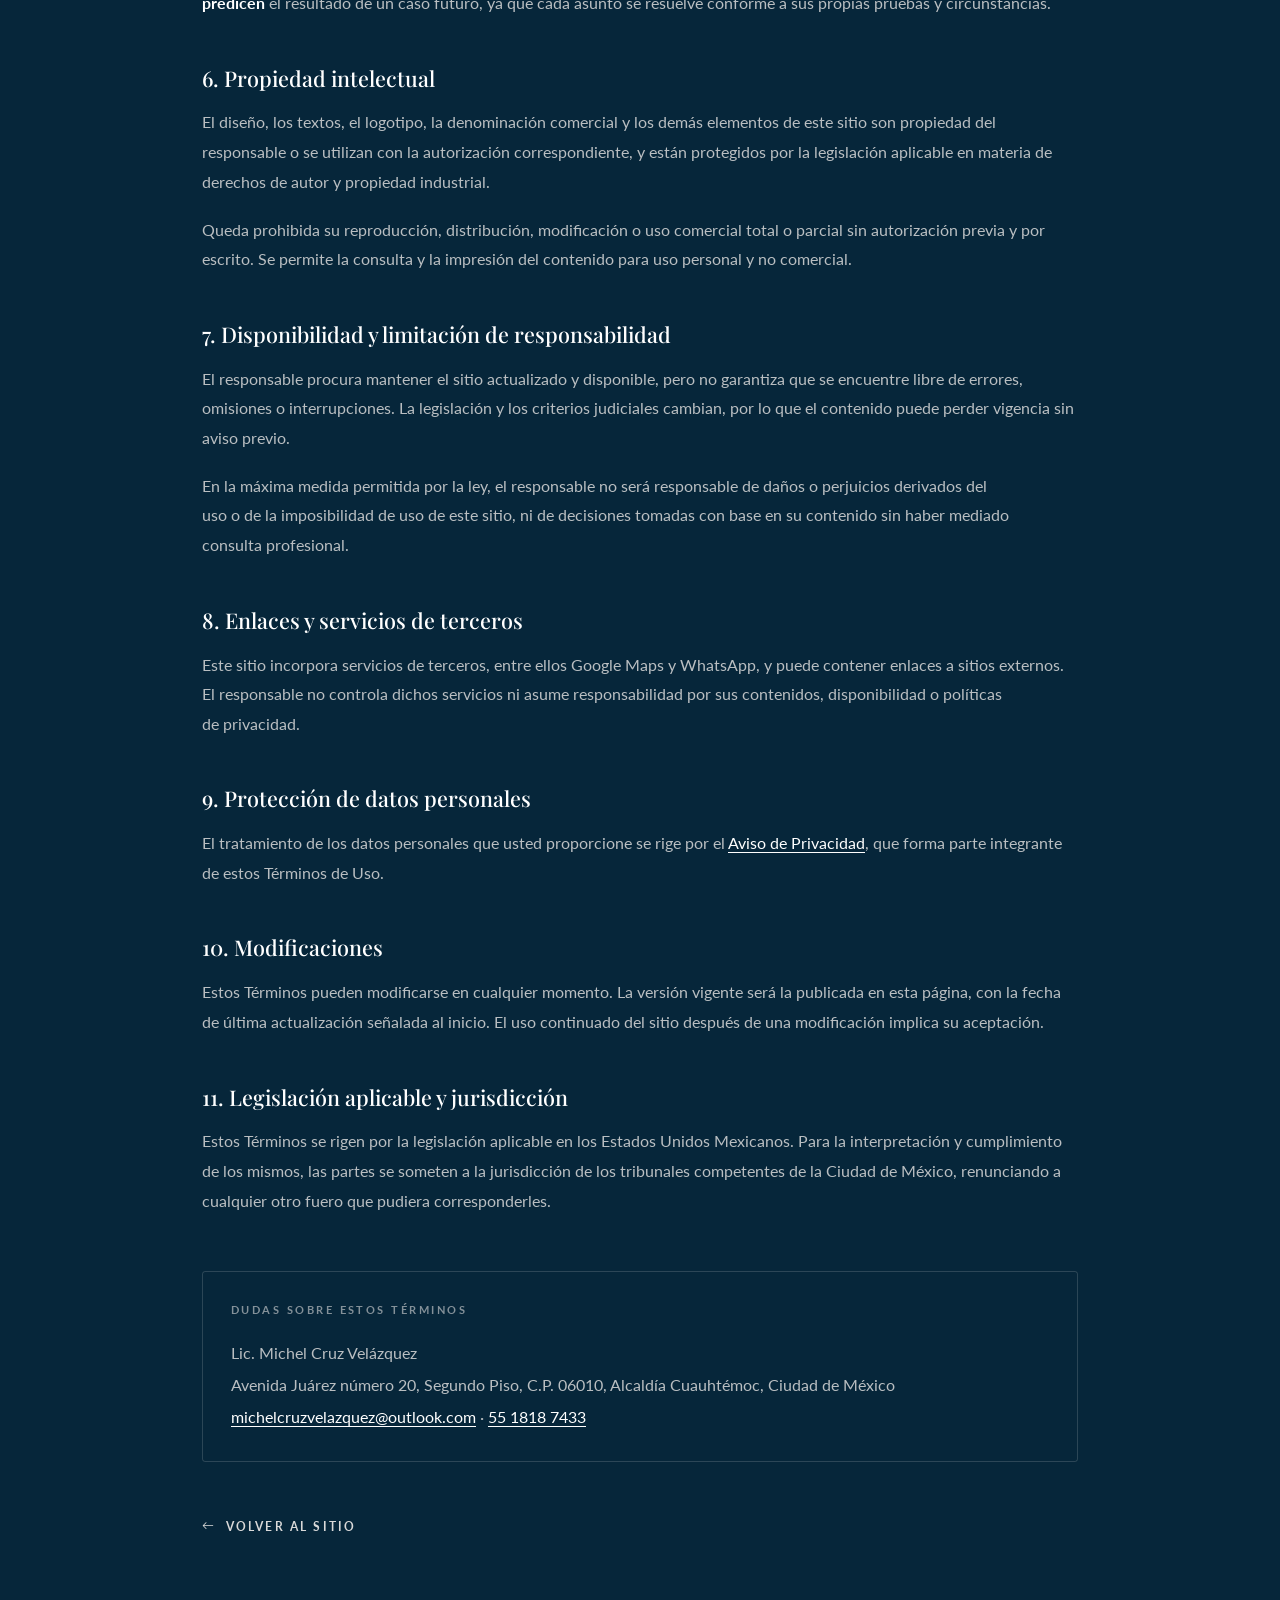
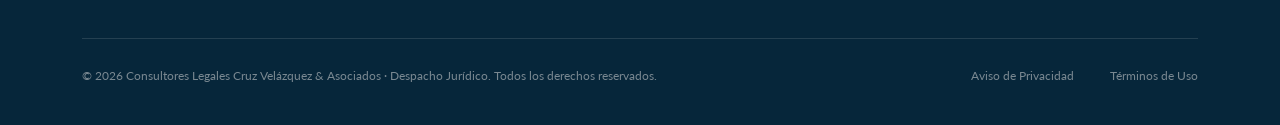
<file: html/terminos-de-uso.html>
<!DOCTYPE html>
<html lang="es">
<head>
<meta charset="UTF-8">
<meta name="viewport" content="width=device-width, initial-scale=1.0">
<title>Términos de Uso | Consultores Legales Cruz Velázquez &amp; Asociados</title>
<meta name="description" content="Términos y condiciones de uso del sitio web de Consultores Legales Cruz Velázquez &amp; Asociados.">
<meta name="robots" content="index, follow">
<meta name="theme-color" content="#06263A">

<link rel="icon" type="image/png" href="../images/logotipo_consultores_legales.png">

<link rel="preconnect" href="https://fonts.googleapis.com">
<link rel="preconnect" href="https://fonts.gstatic.com" crossorigin>
<link href="https://fonts.googleapis.com/css2?family=Lato:wght@400;700&family=Playfair+Display:wght@600;700&display=swap" rel="stylesheet">
<link href="https://cdn.jsdelivr.net/npm/bootstrap@5.3.3/dist/css/bootstrap.min.css" rel="stylesheet">
<link rel="stylesheet" href="https://cdn.jsdelivr.net/npm/bootstrap-icons@1.11.3/font/bootstrap-icons.css">
<link rel="stylesheet" href="../css/styles.css">
<link rel="stylesheet" href="../css/legal.css">
</head>
<body>

<header class="site-navbar" id="siteNavbar">
  <nav class="navbar-inner">
    <a href="../index.html#inicio" class="navbar-brand-custom">
      <img src="../images/logotipo_consultores_legales.png" alt="Consultores Legales Cruz Velázquez &amp; Asociados">
    </a>
    <ul class="navbar-links-desktop">
      <li><a href="../index.html#inicio">Inicio</a></li>
      <li><a href="../index.html#areas-practica">Áreas de Práctica</a></li>
      <li><a href="../index.html#abogado">Conoce a tu abogado</a></li>
      <li><a href="../index.html#contacto">Contacto</a></li>
    </ul>
    <a href="../index.html#contacto" class="btn btn-cta d-none d-lg-inline-flex">Agenda tu consulta</a>
  </nav>
</header>

<main class="legal-page">
  <div class="container">

    <div class="legal-header">
      <p class="legal-eyebrow">Condiciones del sitio</p>
      <h1 class="legal-titulo">Términos de Uso</h1>
      <p class="legal-fecha">Última actualización: agosto de 2026</p>
    </div>

    <div class="legal-contenido">

      <h2>1. Aceptación</h2>
      <p>
        El presente sitio web es operado por el <strong>Lic. Michel Cruz Velázquez</strong>,
        persona física, bajo la denominación comercial <em>Consultores Legales Cruz
        Velázquez &amp; Asociados</em>, con domicilio en Avenida Juárez número 20, Segundo
        Piso, C.P. 06010, Alcaldía Cuauhtémoc, Ciudad de México.
      </p>
      <p>
        El acceso y uso de este sitio implica la aceptación plena de estos Términos de Uso.
        Si no está de acuerdo con ellos, le pedimos abstenerse de utilizarlo.
      </p>

      <h2>2. El contenido no constituye asesoría jurídica</h2>
      <p class="legal-nota">
        La información publicada en este sitio tiene <strong>fines exclusivamente
        informativos y de divulgación general</strong>. No constituye asesoría, opinión ni
        consejo legal aplicable a un caso concreto, y no debe utilizarse como sustituto de
        la consulta profesional.
      </p>
      <p>
        Cada asunto depende de sus circunstancias particulares, de la legislación vigente y
        de la interpretación de la autoridad que conozca del caso. Ninguna decisión debe
        tomarse con base únicamente en el contenido de este sitio.
      </p>

      <h2>3. No se crea relación abogado–cliente</h2>
      <p>
        La consulta de este sitio, el envío del formulario de contacto, el intercambio de
        mensajes por WhatsApp o correo electrónico y la solicitud de una cita
        <strong>no crean una relación profesional entre usted y el responsable</strong>.
      </p>
      <p>
        Dicha relación se constituye únicamente cuando ambas partes formalizan por escrito
        la contratación de los servicios jurídicos, previa valoración del asunto y
        verificación de que no exista conflicto de intereses.
      </p>

      <h2>4. Información enviada a través del sitio</h2>
      <p>
        Le recomendamos <strong>no incluir información confidencial, sensible o
        determinante para su defensa</strong> en el formulario de contacto ni en mensajes
        previos a la formalización del servicio. Al no existir todavía relación profesional,
        dicha información podría no encontrarse amparada por el secreto profesional.
      </p>
      <p>
        Asimismo, los mensajes enviados por internet o aplicaciones de mensajería pueden ser
        interceptados o extraviados. El responsable no garantiza la recepción, oportunidad
        ni confidencialidad absoluta de las comunicaciones enviadas por estos medios.
      </p>
      <p>
        El envío de una solicitud no genera obligación de aceptar el asunto ni plazo alguno
        de respuesta. Si su situación es urgente o corre un término legal, acuda
        directamente al despacho o comuníquese por teléfono.
      </p>

      <h2>5. Testimonios y resultados</h2>
      <p>
        Los testimonios que se muestran en el sitio son ilustrativos. Los resultados
        obtenidos en asuntos anteriores <strong>no garantizan ni predicen</strong> el
        resultado de un caso futuro, ya que cada asunto se resuelve conforme a sus propias
        pruebas y circunstancias.
      </p>

      <h2>6. Propiedad intelectual</h2>
      <p>
        El diseño, los textos, el logotipo, la denominación comercial y los demás elementos
        de este sitio son propiedad del responsable o se utilizan con la autorización
        correspondiente, y están protegidos por la legislación aplicable en materia de
        derechos de autor y propiedad industrial.
      </p>
      <p>
        Queda prohibida su reproducción, distribución, modificación o uso comercial total o
        parcial sin autorización previa y por escrito. Se permite la consulta y la impresión
        del contenido para uso personal y no comercial.
      </p>

      <h2>7. Disponibilidad y limitación de responsabilidad</h2>
      <p>
        El responsable procura mantener el sitio actualizado y disponible, pero no garantiza
        que se encuentre libre de errores, omisiones o interrupciones. La legislación y los
        criterios judiciales cambian, por lo que el contenido puede perder vigencia sin
        aviso previo.
      </p>
      <p>
        En la máxima medida permitida por la ley, el responsable no será responsable de
        daños o perjuicios derivados del uso o de la imposibilidad de uso de este sitio, ni
        de decisiones tomadas con base en su contenido sin haber mediado consulta
        profesional.
      </p>

      <h2>8. Enlaces y servicios de terceros</h2>
      <p>
        Este sitio incorpora servicios de terceros, entre ellos Google Maps y WhatsApp, y
        puede contener enlaces a sitios externos. El responsable no controla dichos
        servicios ni asume responsabilidad por sus contenidos, disponibilidad o políticas de
        privacidad.
      </p>

      <h2>9. Protección de datos personales</h2>
      <p>
        El tratamiento de los datos personales que usted proporcione se rige por el
        <a href="aviso-de-privacidad.html">Aviso de Privacidad</a>, que forma parte
        integrante de estos Términos de Uso.
      </p>

      <h2>10. Modificaciones</h2>
      <p>
        Estos Términos pueden modificarse en cualquier momento. La versión vigente será la
        publicada en esta página, con la fecha de última actualización señalada al inicio.
        El uso continuado del sitio después de una modificación implica su aceptación.
      </p>

      <h2>11. Legislación aplicable y jurisdicción</h2>
      <p>
        Estos Términos se rigen por la legislación aplicable en los Estados Unidos
        Mexicanos. Para la interpretación y cumplimiento de los mismos, las partes se
        someten a la jurisdicción de los tribunales competentes de la Ciudad de México,
        renunciando a cualquier otro fuero que pudiera corresponderles.
      </p>

      <div class="legal-contacto-box">
        <p class="legal-label">Dudas sobre estos términos</p>
        <p>
          Lic. Michel Cruz Velázquez<br>
          Avenida Juárez número 20, Segundo Piso, C.P. 06010, Alcaldía Cuauhtémoc, Ciudad de México<br>
          <a href="mailto:michelcruzvelazquez@outlook.com">michelcruzvelazquez@outlook.com</a> ·
          <a href="tel:+525518187433">55 1818 7433</a>
        </p>
      </div>

      <p class="legal-volver"><a href="../index.html#contacto"><i class="bi bi-arrow-left"></i> Volver al sitio</a></p>

    </div>
  </div>
</main>

<footer class="legal-footer">
  <div class="container">
    <div class="footer-bottom">
      <p>&copy; <span id="footerYear"></span> Consultores Legales Cruz Velázquez &amp; Asociados · Despacho Jurídico. Todos los derechos reservados.</p>
      <div class="footer-legales">
        <a href="aviso-de-privacidad.html">Aviso de Privacidad</a>
        <a href="terminos-de-uso.html">Términos de Uso</a>
      </div>
    </div>
  </div>
</footer>

<script>
  document.getElementById('footerYear').textContent = new Date().getFullYear();
</script>
</body>
</html>
</file>
<file: css/styles.css>
/* ============================================================
   Consultores Legales Cruz Velázquez & Asociados
   Estilos mobile-first
   ============================================================ */

:root {
  --azul-marino: #06263A;
  --azul-petroleo: #0F364E;
  --rojo-vino: #850F15;
  --rojo-carmesi: #9A181D;
  --negro-azulado: #000713;
  --blanco: #FFFFFF;
  --gris-claro: #D9D9D9;

  --navbar-height: 72px;
  --font-heading: "Playfair Display", Georgia, serif;
  --font-body: "Lato", "Segoe UI", sans-serif;
}

* {
  box-sizing: border-box;
}

html {
  scroll-behavior: smooth;
  overflow-x: hidden;
  width: 100%;
}

body {
  font-family: var(--font-body);
  color: var(--negro-azulado);
  background-color: var(--blanco);
  margin: 0;
  padding-top: var(--navbar-height);
  overflow-x: hidden;
  width: 100%;
}

img, iframe, svg, video {
  max-width: 100%;
}

h1, h2, h3, h4 {
  font-family: var(--font-heading);
  color: var(--azul-marino);
  margin: 0;
}

section[id], main [id] {
  scroll-margin-top: var(--navbar-height);
}

a {
  text-decoration: none;
}

img {
  max-width: 100%;
  display: block;
}

/* ============== BOTONES ============== */
.btn-cta {
  background-color: var(--rojo-vino);
  border: 2px solid var(--rojo-vino);
  color: var(--blanco);
  font-weight: 700;
  padding: 0.7rem 1.6rem;
  border-radius: 6px;
  transition: background-color 0.2s ease, border-color 0.2s ease, transform 0.15s ease;
  display: inline-flex;
  align-items: center;
  justify-content: center;
  gap: 0.5rem;
}

.btn-cta:hover,
.btn-cta:focus {
  background-color: var(--rojo-carmesi);
  border-color: var(--rojo-carmesi);
  color: var(--blanco);
  transform: translateY(-2px);
}

.btn-outline-hero {
  background-color: transparent;
  border: 2px solid var(--blanco);
  color: var(--blanco);
  font-weight: 700;
  padding: 0.7rem 1.6rem;
  border-radius: 6px;
  transition: background-color 0.2s ease, color 0.2s ease, transform 0.15s ease;
}

.btn-outline-hero:hover,
.btn-outline-hero:focus {
  background-color: var(--blanco);
  color: var(--azul-marino);
  transform: translateY(-2px);
}

/* ============== NAVBAR ============== */
.site-navbar {
  position: fixed;
  top: 0;
  left: 0;
  right: 0;
  height: var(--navbar-height);
  background-color: var(--azul-marino);
  z-index: 1000;
  transition: box-shadow 0.25s ease;
}

.site-navbar.scrolled {
  box-shadow: 0 2px 14px rgba(0, 7, 19, 0.35);
}

.navbar-inner {
  max-width: 1200px;
  margin: 0 auto;
  height: 100%;
  padding: 0 1rem;
  display: flex;
  align-items: center;
  justify-content: space-between;
}

.navbar-brand-custom img {
  height: 48px;
  width: auto;
}

.navbar-links-desktop {
  display: none;
  list-style: none;
  margin: 0;
  padding: 0;
  gap: 2rem;
}

.navbar-links-desktop a {
  color: var(--gris-claro);
  font-weight: 700;
  font-size: 0.95rem;
  padding: 0.4rem 0;
  border-bottom: 2px solid transparent;
  transition: border-color 0.2s ease, color 0.2s ease;
}

.navbar-links-desktop a:hover {
  color: var(--blanco);
  border-color: var(--rojo-carmesi);
}

/* Botón hamburguesa */
.hamburger-btn {
  background: none;
  border: none;
  width: 40px;
  height: 40px;
  display: flex;
  flex-direction: column;
  align-items: center;
  justify-content: center;
  gap: 5px;
  cursor: pointer;
  padding: 0;
}

.hamburger-btn span {
  display: block;
  width: 26px;
  height: 3px;
  background-color: var(--blanco);
  border-radius: 2px;
  transition: transform 0.25s ease, opacity 0.25s ease;
}

.hamburger-btn[aria-expanded="true"] span:nth-child(1) {
  transform: translateY(8px) rotate(45deg);
}

.hamburger-btn[aria-expanded="true"] span:nth-child(2) {
  opacity: 0;
}

.hamburger-btn[aria-expanded="true"] span:nth-child(3) {
  transform: translateY(-8px) rotate(-45deg);
}

/* Menú móvil a pantalla completa */
.mobile-menu {
  position: fixed;
  inset: 0;
  width: 100%;
  height: 100%;
  background-color: var(--azul-marino);
  z-index: 1050;
  display: flex;
  flex-direction: column;
  align-items: center;
  justify-content: center;
  gap: 2.5rem;
  opacity: 0;
  visibility: hidden;
  transform: translateY(-12px);
  transition: opacity 0.25s ease, transform 0.25s ease, visibility 0.25s ease;
}

.mobile-menu.open {
  opacity: 1;
  visibility: visible;
  transform: translateY(0);
}

.mobile-menu-close {
  position: absolute;
  top: 1.25rem;
  right: 1.25rem;
  background: none;
  border: none;
  color: var(--blanco);
  font-size: 1.75rem;
  cursor: pointer;
  line-height: 1;
}

.mobile-menu-links {
  list-style: none;
  margin: 0;
  padding: 0;
  text-align: center;
}

.mobile-menu-links li {
  margin: 1.5rem 0;
}

.mobile-link {
  color: var(--blanco);
  font-family: var(--font-heading);
  font-size: 1.7rem;
  font-weight: 700;
}

.mobile-link:hover {
  color: var(--gris-claro);
}

.mobile-cta {
  margin-top: 0.5rem;
}

@media (min-width: 992px) {
  .navbar-links-desktop {
    display: flex;
  }
}

/* ============== HERO ============== */
.hero {
  min-height: calc(100vh - var(--navbar-height));
  display: flex;
  align-items: center;
  padding: 4rem 0;
  background: linear-gradient(155deg, var(--azul-marino) 0%, var(--azul-petroleo) 100%);
  color: var(--blanco);
}

.hero-eyebrow {
  text-transform: uppercase;
  letter-spacing: 0.12em;
  font-weight: 700;
  font-size: 0.85rem;
  color: var(--gris-claro);
  margin-bottom: 1rem;
}

.hero-title {
  color: var(--blanco);
  font-size: 2.1rem;
  line-height: 1.25;
  margin-bottom: 1.25rem;
}

.hero-subtitle {
  font-size: 1.05rem;
  color: var(--gris-claro);
  max-width: 640px;
  margin: 0 auto 2rem;
}

.hero-buttons {
  display: flex;
  flex-direction: column;
  gap: 1rem;
  align-items: center;
}

@media (min-width: 576px) {
  .hero-buttons {
    flex-direction: row;
    justify-content: center;
  }
}

@media (min-width: 768px) {
  .hero-title {
    font-size: 2.8rem;
  }
}

@media (min-width: 992px) {
  .hero-title {
    font-size: 3.4rem;
  }
}

/* ============== ENCABEZADOS DE SECCIÓN ============== */
.section-heading {
  max-width: 640px;
  margin: 0 auto 3rem;
}

.section-tag {
  display: inline-block;
  text-transform: uppercase;
  letter-spacing: 0.1em;
  font-size: 1.3rem;
  font-weight: 700;
  color: var(--rojo-vino);
  margin-bottom: 0.75rem;
}

.section-tag-light {
  color: var(--gris-claro);
}

.section-heading h2 {
  font-size: 2rem;
  margin-bottom: 0.75rem;
}

.section-heading p {
  color: #4a4a4a;
  margin: 0;
}

.section-note {
  font-style: italic;
  font-size: 0.9rem;
}

/* ============== ÁREAS DE PRÁCTICA ============== */
.section-areas {
  padding: 5rem 0;
  background-color: var(--blanco);
}

.area-card {
  background-color: var(--blanco);
  border: 1px solid var(--gris-claro);
  border-radius: 10px;
  padding: 2rem 1.5rem;
  height: 100%;
  display: flex;
  flex-direction: column;
  transition: transform 0.2s ease, box-shadow 0.2s ease;
}

.area-card:hover {
  transform: translateY(-6px);
  box-shadow: 0 12px 24px rgba(0, 7, 19, 0.1);
}

.area-icon {
  width: 56px;
  height: 56px;
  border-radius: 50%;
  background-color: var(--azul-marino);
  color: var(--blanco);
  display: flex;
  align-items: center;
  justify-content: center;
  font-size: 1.5rem;
  margin-bottom: 1.25rem;
}

.area-card h3 {
  font-size: 1.25rem;
  margin-bottom: 0.6rem;
}

.area-card p {
  color: #4a4a4a;
  font-size: 0.95rem;
  flex-grow: 1;
  text-align: justify;
}

.area-cta {
  color: var(--rojo-vino);
  font-weight: 700;
  margin-top: 1rem;
  display: inline-flex;
  align-items: center;
  gap: 0.4rem;
  transition: gap 0.2s ease, color 0.2s ease;
}

.area-cta:hover {
  color: var(--rojo-carmesi);
  gap: 0.7rem;
}

/* ============== TESTIMONIOS ============== */
.section-testimonios {
  padding: 5rem 0;
  background-color: var(--gris-claro);
}

.testimonio-card {
  background-color: var(--blanco);
  border-radius: 10px;
  padding: 2rem 1.75rem;
  height: 100%;
  position: relative;
}

.testimonio-quote-icon {
  font-size: 2rem;
  color: var(--rojo-vino);
  opacity: 0.3;
}

.testimonio-texto {
  font-style: italic;
  color: #333;
  min-height: 90px;
}

.testimonio-divider {
  width: 48px;
  border: none;
  border-top: 3px solid var(--rojo-vino);
  margin: 1.25rem 0 1rem;
  opacity: 1;
}

.testimonio-nombre {
  font-weight: 700;
  color: var(--azul-marino);
  margin-bottom: 0.15rem;
}

.testimonio-detalle {
  color: #666;
  font-size: 0.9rem;
  margin: 0;
}

/* ============== CONOCE A TU ABOGADO ============== */
.section-abogado {
  padding: 5rem 0;
  background-color: var(--blanco);
}

.abogado-foto-wrap {
  max-width: 340px;
  margin: 0 auto;
}

.abogado-foto-placeholder {
  aspect-ratio: 3 / 4;
  width: 100%;
  background-color: var(--gris-claro);
  border-radius: 10px;
  display: flex;
  flex-direction: column;
  align-items: center;
  justify-content: center;
  gap: 0.75rem;
  color: var(--azul-petroleo);
}

.abogado-foto-placeholder i {
  font-size: 5rem;
}

.abogado-foto-placeholder span {
  font-size: 0.9rem;
  font-weight: 700;
  text-transform: uppercase;
  letter-spacing: 0.05em;
}

.abogado-nombre {
  font-size: 1.9rem;
  margin-bottom: 1.25rem;
}

.abogado-parrafo {
  color: #333;
  line-height: 1.7;
  margin-bottom: 1rem;
  text-align: justify;
}

.abogado-filosofia {
  color: var(--azul-marino);
  font-style: italic;
  font-size: 1.05rem;
  border-left: 3px solid var(--rojo-vino);
  padding-left: 1rem;
  margin: 1.5rem 0;
  text-align: justify;
}

.abogado-datos {
  margin-top: 1.5rem;
}

.dato-card {
  background-color: var(--gris-claro);
  border-radius: 10px;
  padding: 1.25rem 1rem;
  text-align: center;
  height: 100%;
}

.dato-card i {
  font-size: 1.6rem;
  color: var(--rojo-vino);
  margin-bottom: 0.5rem;
}

.dato-card h4 {
  font-size: 0.85rem;
  text-transform: uppercase;
  letter-spacing: 0.04em;
  color: var(--azul-marino);
  margin-bottom: 0.35rem;
}

.dato-card p {
  font-size: 0.9rem;
  color: #333;
  margin: 0;
}

/* ============== CONTACTO / FOOTER ============== */

.section-contacto {
  background-color: var(--azul-marino);
  color: var(--gris-claro);
  padding: 6rem 0 0;
}

/* --- Encabezado --- */
.contacto-header {
  display: flex;
  align-items: flex-start;
  justify-content: space-between;
  gap: 2.5rem;
  margin-bottom: 4.5rem;
}

.contacto-eyebrow {
  margin: 0 0 0.9rem;
  font-size: 0.75rem;
  font-weight: 700;
  letter-spacing: 0.28em;
  text-transform: uppercase;
  color: rgba(217, 217, 217, 0.55);
}

.contacto-titulo {
  margin: 0;
  font-family: var(--font-heading);
  font-weight: 700;
  font-size: clamp(2.25rem, 5vw, 3.5rem);
  line-height: 1.05;
  color: var(--blanco);
}

.contacto-logo {
  height: 56px;
  width: auto;
  opacity: 0.85;
}

/* --- Rejilla principal --- */
.contacto-grid {
  display: grid;
  grid-template-columns: 1fr;
  gap: 3.5rem;
  align-items: start;
}

.contacto-info-cols {
  display: grid;
  grid-template-columns: 1fr;
  gap: 2.5rem;
}

@media (min-width: 576px) {
  .contacto-info-cols { grid-template-columns: 1fr 1fr; gap: 3rem; }
}

@media (min-width: 992px) {
  .contacto-grid { grid-template-columns: 1fr 1fr; gap: 5.5rem; }
}

/* --- Etiquetas de bloque --- */
.contacto-label {
  display: flex;
  align-items: center;
  gap: 0.6rem;
  margin: 0 0 1.4rem;
  font-size: 0.7rem;
  font-weight: 700;
  letter-spacing: 0.22em;
  text-transform: uppercase;
  color: rgba(217, 217, 217, 0.6);
}

.contacto-label i {
  color: var(--rojo-carmesi);
  font-size: 0.8rem;
}

.contacto-direccion {
  margin: 0;
  font-size: 0.95rem;
  line-height: 2;
  color: var(--gris-claro);
}

/* --- Horarios --- */
.horario-fila {
  display: flex;
  justify-content: space-between;
  gap: 1rem;
  font-size: 0.95rem;
  margin-bottom: 0.75rem;
}

.horario-cerrado { color: rgba(217, 217, 217, 0.45); }

.contacto-links {
  display: flex;
  flex-direction: column;
  gap: 0.9rem;
  margin-top: 2rem;
}

.contacto-links a {
  display: flex;
  align-items: center;
  gap: 0.75rem;
  font-size: 0.95rem;
  color: var(--gris-claro);
}

.contacto-links a:hover { color: var(--blanco); }

.contacto-links i {
  color: var(--rojo-carmesi);
  font-size: 0.8rem;
}

/* --- Mapa --- */
.mapa-wrap {
  margin-top: 3.5rem;
  border: 1px solid rgba(217, 217, 217, 0.14);
  border-radius: 0;
  overflow: hidden;
}

.mapa-wrap iframe {
  display: block;
  /*filter: grayscale(1) brightness(0.55) contrast(1.05);*/
}

/* --- Formulario --- */
.contacto-form {
  display: grid;
  grid-template-columns: 1fr;
  gap: 1.4rem 1.25rem;
  background: none;
  padding: 0;
  border-radius: 0;
  color: var(--gris-claro);
}

@media (min-width: 576px) {
  .contacto-form { grid-template-columns: 1fr 1fr; }
}

.campo-full { grid-column: 1 / -1; }

.contacto-form label {
  display: block;
  margin-bottom: 0.6rem;
  font-size: 0.7rem;
  font-weight: 700;
  letter-spacing: 0.18em;
  text-transform: uppercase;
  color: rgba(217, 217, 217, 0.75);
}

.contacto-form input,
.contacto-form select,
.contacto-form textarea {
  width: 100%;
  background-color: rgba(255, 255, 255, 0.035);
  border: 1px solid rgba(217, 217, 217, 0.22);
  border-radius: 3px;
  color: var(--blanco);
  font-family: var(--font-body);
  font-size: 0.95rem;
  padding: 0.85rem 1rem;
  outline: none;
  transition: border-color 0.2s ease, background-color 0.2s ease;
}

.contacto-form textarea {
  resize: vertical;
  min-height: 128px;
}

.contacto-form input::placeholder,
.contacto-form textarea::placeholder {
  color: rgba(217, 217, 217, 0.42);
}

.contacto-form input:focus,
.contacto-form select:focus,
.contacto-form textarea:focus {
  border-color: var(--rojo-carmesi);
  background-color: rgba(255, 255, 255, 0.06);
  box-shadow: none;
}

/* el desplegable nativo sobre fondo oscuro */
.contacto-form select { color: var(--blanco); }
.contacto-form select option { background-color: var(--azul-marino); color: var(--blanco); }

/* --- Casilla de privacidad --- */
.campo-privacidad {
  display: flex;
  align-items: flex-start;
  gap: 0.75rem;
  margin-top: 0.25rem;
}

.campo-privacidad input[type="checkbox"] {
  width: 16px;
  height: 16px;
  margin-top: 2px;
  flex-shrink: 0;
  accent-color: var(--rojo-vino);
  cursor: pointer;
}

.campo-privacidad label {
  margin: 0;
  font-size: 0.8rem;
  font-weight: 400;
  letter-spacing: normal;
  text-transform: none;
  line-height: 1.6;
  color: rgba(217, 217, 217, 0.7);
  cursor: pointer;
}

.campo-privacidad a {
  color: var(--gris-claro);
  text-decoration: underline;
  text-underline-offset: 3px;
}

.campo-privacidad a:hover { color: var(--blanco); }

/* --- Botón enviar --- */
.btn-enviar {
  width: 100%;
  margin-top: 0.75rem;
  background-color: var(--rojo-vino);
  border: 1px solid var(--rojo-vino);
  color: var(--blanco);
  font-family: var(--font-body);
  font-size: 0.8rem;
  font-weight: 700;
  letter-spacing: 0.22em;
  text-transform: uppercase;
  padding: 1.15rem 1.5rem;
  border-radius: 3px;
  cursor: pointer;
  transition: background-color 0.2s ease, border-color 0.2s ease;
}

.btn-enviar:hover,
.btn-enviar:focus {
  background-color: var(--rojo-carmesi);
  border-color: var(--rojo-carmesi);
}

.contacto-nota {
  margin: 1.5rem 0 0;
  text-align: center;
  font-size: 0.75rem;
  color: rgba(217, 217, 217, 0.45);
}

/* --- Pie --- */
.footer-bottom {
  border-top: 1px solid rgba(217, 217, 217, 0.14);
  margin-top: 6rem;
  padding: 1.75rem 0 2.5rem;
  display: flex;
  flex-direction: column;
  align-items: center;
  gap: 1rem;
  text-align: center;
}

.footer-bottom p {
  margin: 0;
  font-size: 0.75rem;
  color: rgba(217, 217, 217, 0.55);
}

.footer-legales {
  display: flex;
  gap: 2.25rem;
}

.footer-legales a {
  font-size: 0.75rem;
  color: rgba(217, 217, 217, 0.55);
}

.footer-legales a:hover { color: var(--blanco); }

@media (min-width: 768px) {
  .footer-bottom {
    flex-direction: row;
    justify-content: space-between;
    text-align: left;
  }
}
</file>
<file: css/legal.css>
/* ============================================================
   Páginas legales: aviso-de-privacidad.html y terminos-de-uso.html
   Archivo nuevo: css/legal.css  (se carga después de css/styles.css)
   ============================================================ */

.legal-page {
  background-color: var(--azul-marino);
  color: var(--gris-claro);
  padding: 4.5rem 0 5rem;
}

.legal-page .container {
  max-width: 900px;
}

/* --- Encabezado --- */
.legal-header {
  padding-bottom: 2.5rem;
  margin-bottom: 3rem;
  border-bottom: 1px solid rgba(217, 217, 217, 0.14);
}

.legal-eyebrow {
  margin: 0 0 0.9rem;
  font-size: 0.7rem;
  font-weight: 700;
  letter-spacing: 0.28em;
  text-transform: uppercase;
  color: rgba(217, 217, 217, 0.55);
}

.legal-titulo {
  margin: 0 0 1rem;
  font-family: var(--font-heading);
  font-weight: 700;
  font-size: clamp(2rem, 4.5vw, 3rem);
  line-height: 1.1;
  color: var(--blanco);
}

.legal-fecha {
  margin: 0;
  font-size: 0.8rem;
  color: rgba(217, 217, 217, 0.5);
}

/* --- Cuerpo --- */
.legal-contenido h2 {
  font-family: var(--font-heading);
  font-size: 1.35rem;
  color: var(--blanco);
  margin: 3rem 0 1rem;
}

.legal-contenido h2:first-child {
  margin-top: 0;
}

.legal-contenido p {
  font-size: 1rem;
  line-height: 1.85;
  color: rgba(217, 217, 217, 0.85);
  margin: 0 0 1.15rem;
  text-wrap: pretty;
}

.legal-contenido ul {
  margin: 0 0 1.5rem;
  padding-left: 1.25rem;
}

.legal-contenido li {
  font-size: 1rem;
  line-height: 1.85;
  color: rgba(217, 217, 217, 0.85);
  margin-bottom: 0.6rem;
}

.legal-contenido li::marker {
  color: var(--rojo-carmesi);
}

.legal-contenido strong {
  color: var(--blanco);
  font-weight: 700;
}

.legal-contenido a {
  color: var(--blanco);
  text-decoration: underline;
  text-underline-offset: 3px;
}

.legal-contenido a:hover {
  color: var(--gris-claro);
}

/* --- Párrafo destacado --- */
.legal-nota {
  border-left: 2px solid var(--rojo-vino);
  background-color: rgba(255, 255, 255, 0.03);
  padding: 1.25rem 1.5rem;
  margin: 1.75rem 0 !important;
}

/* --- Caja de contacto --- */
.legal-contacto-box {
  margin-top: 3.5rem;
  padding: 1.75rem;
  border: 1px solid rgba(217, 217, 217, 0.18);
  border-radius: 3px;
}

.legal-contacto-box p:last-child {
  margin-bottom: 0;
  line-height: 2;
}

.legal-label {
  font-size: 0.7rem !important;
  font-weight: 700;
  letter-spacing: 0.22em;
  text-transform: uppercase;
  color: rgba(217, 217, 217, 0.6) !important;
  margin-bottom: 1rem !important;
}

/* --- Volver --- */
.legal-volver {
  margin-top: 3rem !important;
}

.legal-volver a {
  display: inline-flex;
  align-items: center;
  gap: 0.6rem;
  font-size: 0.75rem;
  font-weight: 700;
  letter-spacing: 0.18em;
  text-transform: uppercase;
  text-decoration: none !important;
  color: var(--gris-claro);
}

.legal-volver a:hover {
  color: var(--blanco);
}

/* --- Pie --- */
.legal-footer {
  background-color: var(--azul-marino);
  padding: 0;
}

.legal-footer .footer-bottom {
  margin-top: 0;
}
</file>
